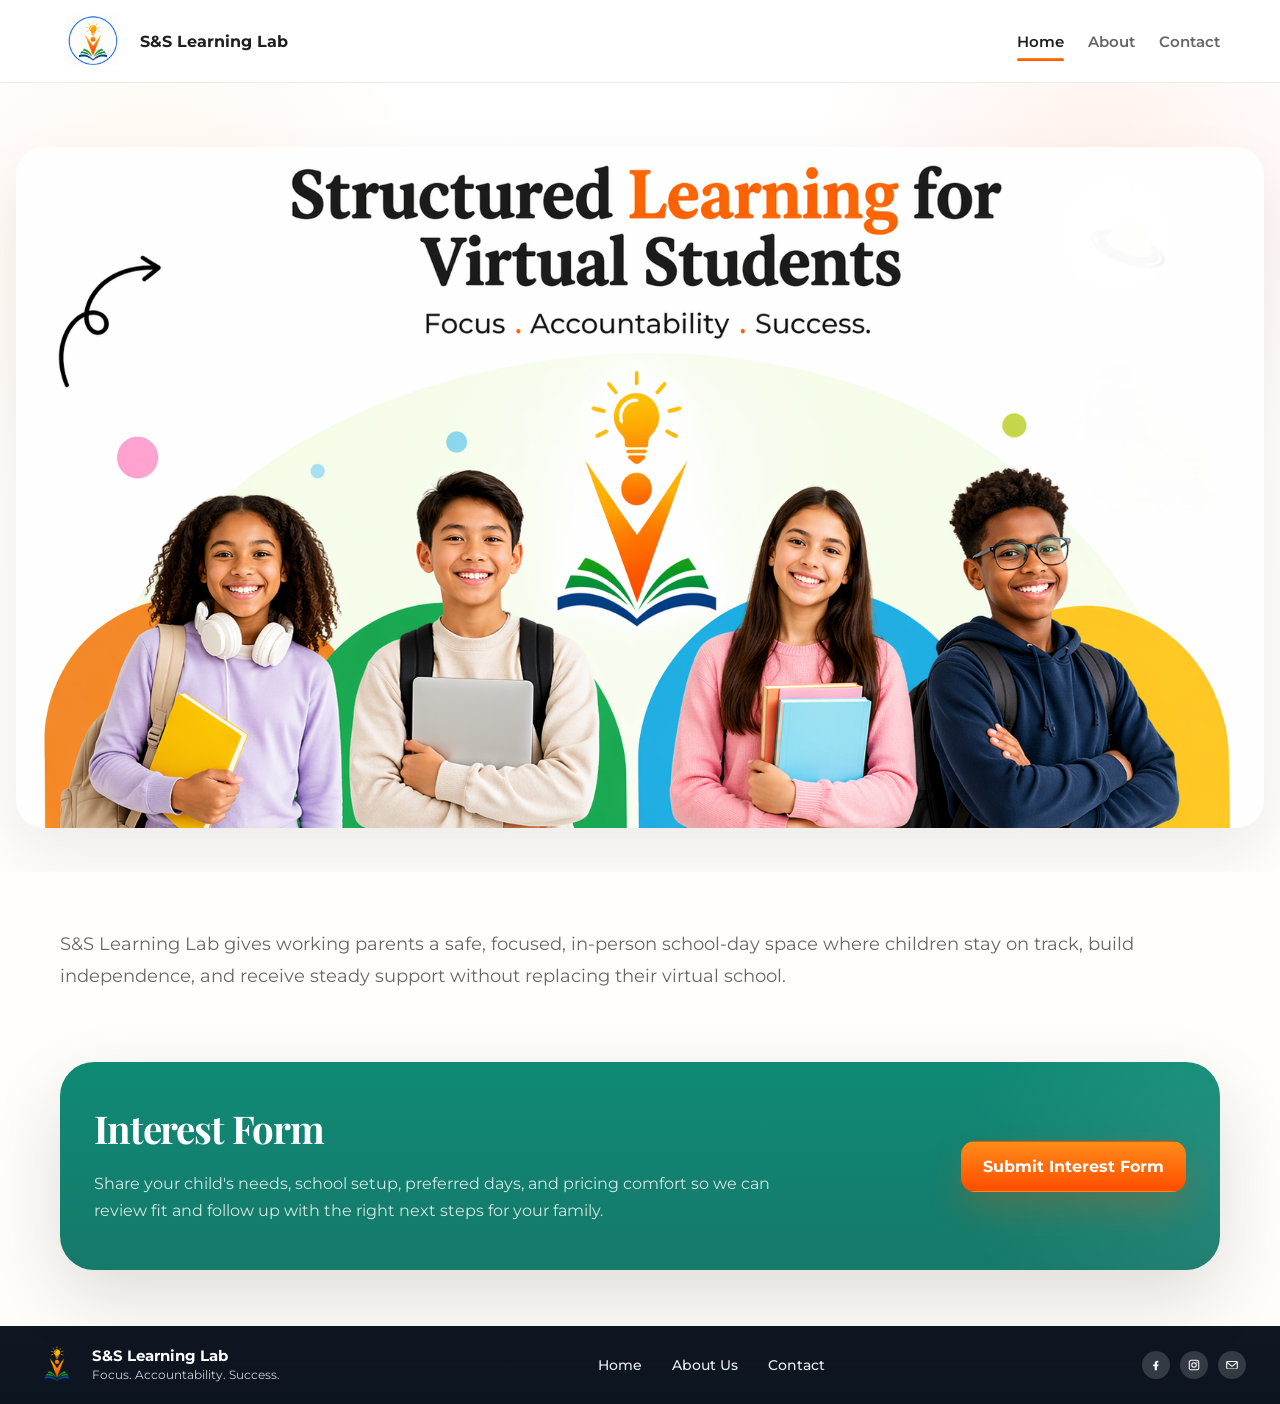
<file: index.html>
<!DOCTYPE html>
<html lang="en">
<head>
  <meta charset="UTF-8">
  <meta name="viewport" content="width=device-width, initial-scale=1">
  <title>S&amp;S Learning Lab | Structured Learning Support for Virtual School Students</title>
  <meta name="description" content="S&amp;S Learning Lab provides a safe, structured, in-person learning environment for virtual school students ages 7-13 in Central Virginia.">
  <meta name="keywords" content="virtual learning support, learning lab for kids, virtual school help, Central Virginia learning lab">
  <meta name="theme-color" content="#ffffff">
  <meta property="og:title" content="S&amp;S Learning Lab">
  <meta property="og:description" content="A structured learning environment for virtual school students.">
  <meta property="og:type" content="website">
  <meta property="og:url" content="https://sslearninglab.com/">
  <link rel="manifest" href="site.webmanifest">
  <link rel="icon" type="image/png" href="images/ss-learning-lab-icon.png">
  <link rel="preconnect" href="https://fonts.googleapis.com">
  <link rel="preconnect" href="https://fonts.gstatic.com" crossorigin>
  <link href="https://fonts.googleapis.com/css2?family=Montserrat:wght@400;500;600;700;800&family=Playfair+Display:wght@700;800;900&display=swap" rel="stylesheet">
  <link rel="stylesheet" href="styles.css">
  <script type="application/ld+json">
    {
      "@context": "https://schema.org",
      "@type": "EducationalOrganization",
      "name": "S&S Learning Lab",
      "description": "Structured in-person learning support for students ages 7-13 enrolled in virtual or online school.",
      "areaServed": "Central Virginia",
      "audience": {
        "@type": "Audience",
        "audienceType": "Working parents of virtual school students ages 7-13"
      }
    }
  </script>
</head>
<body data-page="home">
  <div id="site-header"></div>
  <main>
    <section class="hero hero-rich">
      <div class="container hero-image-shell">
        <img class="hero-reference-image" src="images/home-hero-reference.png" alt="S&S Learning Lab homepage hero">
      </div>
    </section>

    <section class="section hero-copy-section">
      <div class="container">
        <p class="hero-copy-paragraph">S&amp;S Learning Lab gives working parents a safe, focused, in-person school-day space where children stay on track, build independence, and receive steady support without replacing their virtual school.</p>
      </div>
    </section>

    <section class="section strip-section">
      <div class="container">
        <div class="info-strip">
          <div class="info-strip-copy">
            <h2>Interest Form</h2>
            <p>Share your child&apos;s needs, school setup, preferred days, and pricing comfort so we can review fit and follow up with the right next steps for your family.</p>
          </div>
          <div class="info-strip-actions">
            <a class="button button-primary" href="interest-form.html">Submit Interest Form</a>
          </div>
        </div>
      </div>
    </section>

  </main>
  <div id="site-footer"></div>
  <script src="script.js"></script>
</body>
</html>
</file>
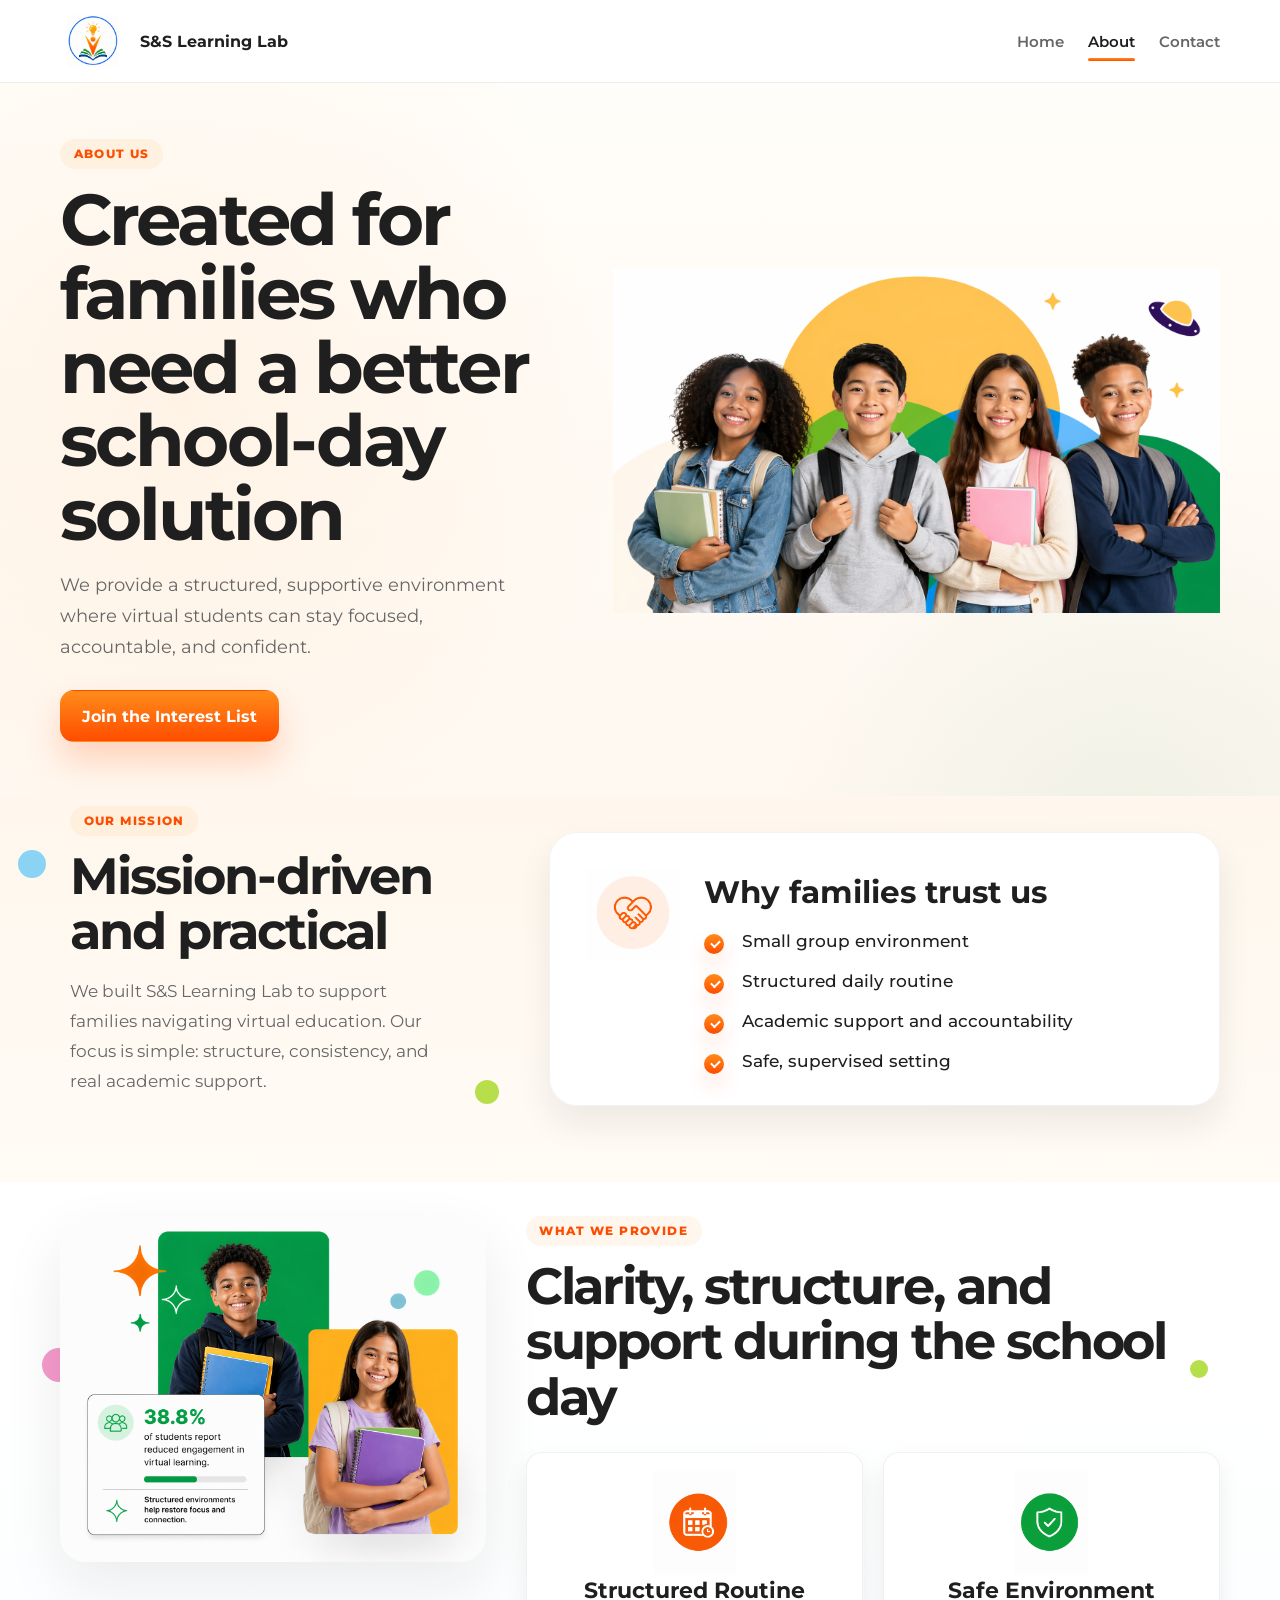
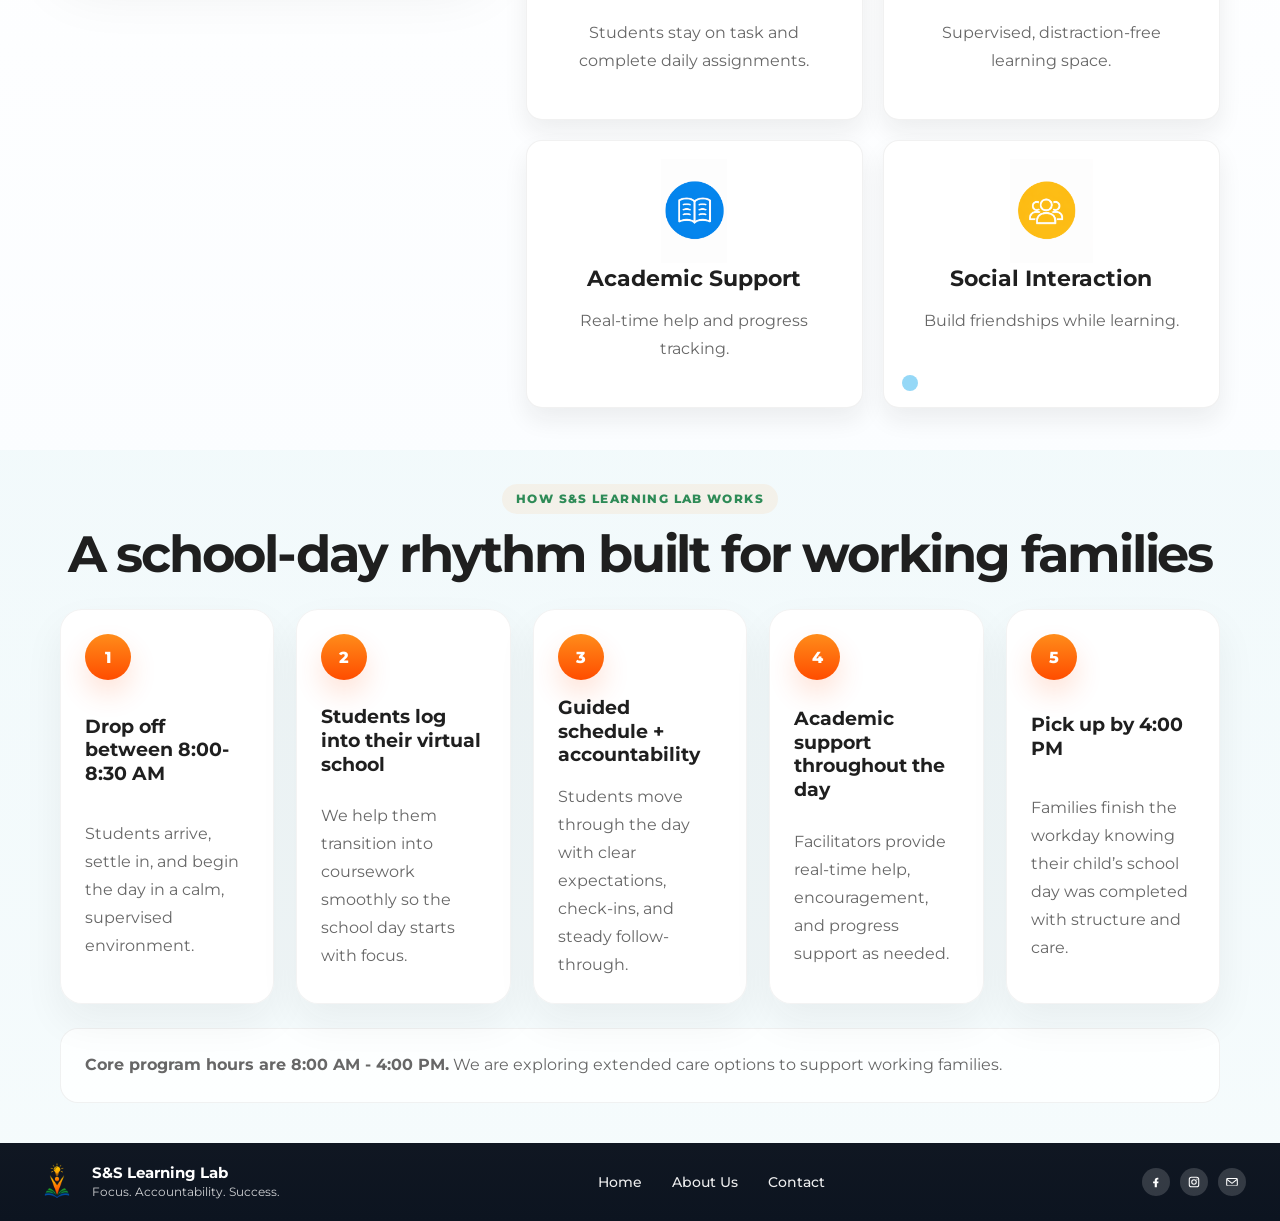
<file: about.html>
<!DOCTYPE html>
<html lang="en">
<head>
  <meta charset="UTF-8">
  <meta name="viewport" content="width=device-width, initial-scale=1">
  <title>About | S&amp;S Learning Lab</title>
  <meta name="description" content="Learn more about S&amp;S Learning Lab, our mission, and the structured support we provide for virtual school families.">
  <link rel="manifest" href="site.webmanifest">
  <link rel="icon" type="image/png" href="images/ss-learning-lab-icon.png">
  <link rel="preconnect" href="https://fonts.googleapis.com">
  <link rel="preconnect" href="https://fonts.gstatic.com" crossorigin>
  <link href="https://fonts.googleapis.com/css2?family=Montserrat:wght@400;500;600;700;800&family=Playfair+Display:wght@700;800;900&display=swap" rel="stylesheet">
  <link rel="stylesheet" href="styles.css">
</head>
<body data-page="about">
  <div id="site-header"></div>
  <main class="about-page">
    <section class="about-hero">
      <div class="container about-hero-grid">
        <div class="about-hero-copy">
          <span class="kicker">About Us</span>
          <h1>Created for families who need a better school-day solution</h1>
          <p>We provide a structured, supportive environment where virtual students can stay focused, accountable, and confident.</p>
          <a class="button button-primary" href="interest-form.html">Join the Interest List</a>
        </div>
        <div class="about-hero-visual">
          <img class="about-hero-image" src="images/home-hero-students.png" alt="Diverse virtual school students">
        </div>
      </div>
    </section>

    <section class="about-mission">
      <div class="container about-mission-grid">
        <div class="about-section-copy">
          <span class="about-mission-dot about-mission-dot-blue" aria-hidden="true"></span>
          <span class="about-mission-dot about-mission-dot-green" aria-hidden="true"></span>
          <span class="kicker">Our Mission</span>
          <h2>Mission-driven and practical</h2>
          <p>We built S&amp;S Learning Lab to support families navigating virtual education. Our focus is simple: structure, consistency, and real academic support.</p>
        </div>
        <article class="about-trust-card">
          <div class="about-trust-icon" aria-hidden="true">
            <img src="images/why-families-trust-us-icon.png" alt="">
          </div>
          <div>
            <h3>Why families trust us</h3>
            <ul class="about-check-list">
              <li>Small group environment</li>
              <li>Structured daily routine</li>
              <li>Academic support and accountability</li>
              <li>Safe, supervised setting</li>
            </ul>
          </div>
        </article>
      </div>
    </section>

    <section class="about-values">
      <div class="container">
        <span class="about-values-dot about-values-dot-left" aria-hidden="true"></span>
        <span class="about-values-dot about-values-dot-right" aria-hidden="true"></span>
        <div class="about-values-layout">
          <div class="about-values-visual">
            <img src="images/about-what-we-provide-visual.png" alt="Students benefiting from a structured learning environment">
          </div>
          <div class="about-values-content">
            <div class="about-heading">
              <span class="kicker">What We Provide</span>
              <h2>Clarity, structure, and support during the school day</h2>
            </div>
            <div class="about-value-grid">
              <article class="about-value-card">
                <div class="about-value-icon about-value-orange" aria-hidden="true">
                  <img src="images/about-calendar-icon.png" alt="">
                </div>
                <h3>Structured Routine</h3>
                <p>Students stay on task and complete daily assignments.</p>
              </article>
              <article class="about-value-card">
                <div class="about-value-icon about-value-green" aria-hidden="true">
                  <img src="images/about-shield-icon.png" alt="">
                </div>
                <h3>Safe Environment</h3>
                <p>Supervised, distraction-free learning space.</p>
              </article>
              <article class="about-value-card">
                <div class="about-value-icon about-value-blue" aria-hidden="true">
                  <img src="images/about-book-icon.png" alt="">
                </div>
                <h3>Academic Support</h3>
                <p>Real-time help and progress tracking.</p>
              </article>
              <article class="about-value-card">
                <div class="about-value-icon about-value-gold" aria-hidden="true">
                  <img src="images/about-people-icon.png" alt="">
                </div>
                <h3>Social Interaction</h3>
                <p>Build friendships while learning.</p>
                <span class="about-card-dot" aria-hidden="true"></span>
              </article>
            </div>
          </div>
        </div>
      </div>
    </section>

    <section class="about-how-it-works">
      <div class="container">
        <div class="about-heading center">
          <span class="kicker about-kicker-green">How S&amp;S Learning Lab Works</span>
          <h2>A school-day rhythm built for working families</h2>
        </div>
        <div class="about-how-grid">
          <article class="about-how-card">
            <span class="about-how-step">1</span>
            <h3>Drop off between 8:00-8:30 AM</h3>
            <p>Students arrive, settle in, and begin the day in a calm, supervised environment.</p>
          </article>
          <article class="about-how-card">
            <span class="about-how-step">2</span>
            <h3>Students log into their virtual school</h3>
            <p>We help them transition into coursework smoothly so the school day starts with focus.</p>
          </article>
          <article class="about-how-card">
            <span class="about-how-step">3</span>
            <h3>Guided schedule + accountability</h3>
            <p>Students move through the day with clear expectations, check-ins, and steady follow-through.</p>
          </article>
          <article class="about-how-card">
            <span class="about-how-step">4</span>
            <h3>Academic support throughout the day</h3>
            <p>Facilitators provide real-time help, encouragement, and progress support as needed.</p>
          </article>
          <article class="about-how-card">
            <span class="about-how-step">5</span>
            <h3>Pick up by 4:00 PM</h3>
            <p>Families finish the workday knowing their child&rsquo;s school day was completed with structure and care.</p>
          </article>
        </div>
        <div class="about-how-note">
          <p><strong>Core program hours are 8:00 AM - 4:00 PM.</strong> We are exploring extended care options to support working families.</p>
        </div>
      </div>
    </section>

  </main>
  <div id="site-footer"></div>
  <script src="script.js"></script>
</body>
</html>
</file>
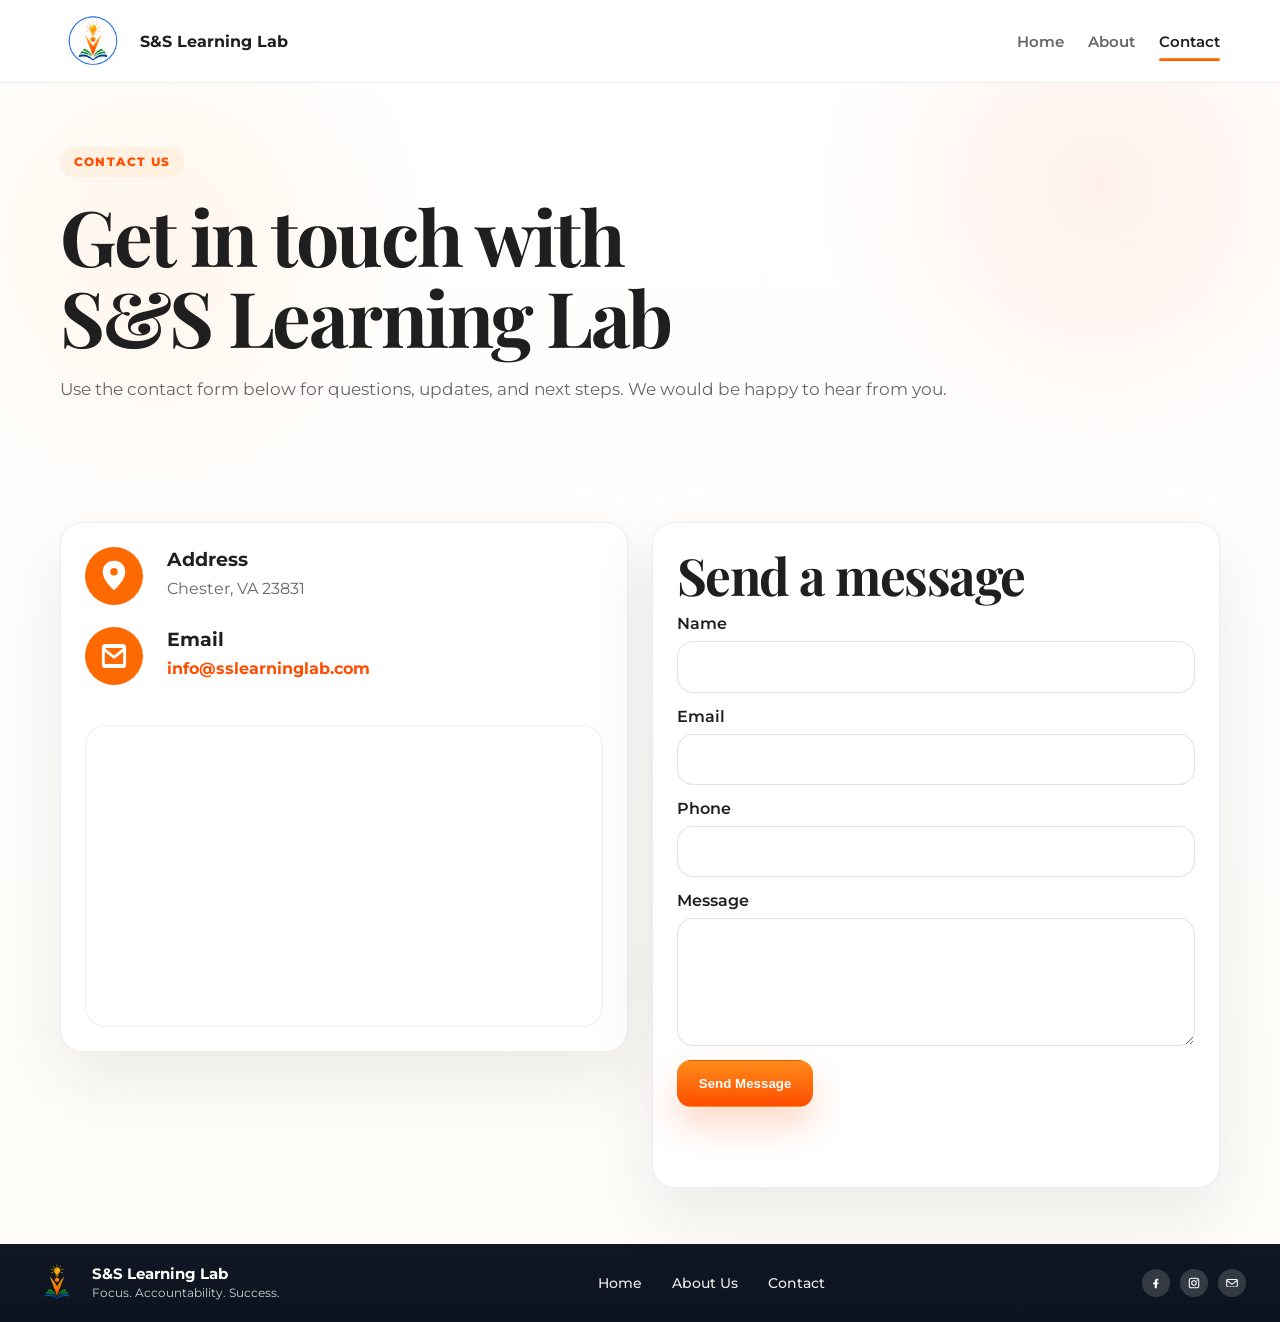
<file: contact.html>
<!DOCTYPE html>
<html lang="en">
<head>
  <meta charset="UTF-8">
  <meta name="viewport" content="width=device-width, initial-scale=1">
  <title>Contact &amp; Tour Booking | S&amp;S Learning Lab</title>
  <meta name="description" content="Contact S&amp;S Learning Lab, schedule a tour, and learn about hours and location in Chester, Virginia.">
  <link rel="manifest" href="site.webmanifest">
  <link rel="icon" type="image/png" href="images/ss-learning-lab-icon.png">
  <link rel="preconnect" href="https://fonts.googleapis.com">
  <link rel="preconnect" href="https://fonts.gstatic.com" crossorigin>
  <link href="https://fonts.googleapis.com/css2?family=Montserrat:wght@400;500;600;700;800&family=Playfair+Display:wght@700;800;900&display=swap" rel="stylesheet">
  <link rel="stylesheet" href="styles.css">
</head>
<body data-page="contact">
  <div id="site-header"></div>
  <main>
    <section class="page-hero">
      <div class="container">
        <span class="eyebrow">Contact Us</span>
        <h1>Get in touch with<br>S&amp;S Learning Lab</h1>
        <p class="lead">Use the contact form below for questions, updates, and next steps. We would be happy to hear from you.</p>
      </div>
    </section>

    <section class="section">
      <div class="container split-layout contact-split-layout">
        <div class="info-card contact-card">
          <div class="contact-meta-list">
            <div class="contact-meta-item">
              <img class="contact-meta-icon" src="images/contact-location-icon.svg" alt="">
              <div>
                <h3>Address</h3>
                <p>Chester, VA 23831</p>
              </div>
            </div>
            <div class="contact-meta-item">
              <img class="contact-meta-icon" src="images/contact-email-icon.svg" alt="">
              <div>
                <h3>Email</h3>
                <p><a class="text-link" href="mailto:info@sslearninglab.com">info@sslearninglab.com</a></p>
              </div>
            </div>
          </div>
          <div class="contact-card-map">
            <iframe
              title="Map showing Chester, VA 23831"
              src="https://www.google.com/maps?q=Chester,%20VA%2023831&z=13&output=embed"
              loading="lazy"
              referrerpolicy="no-referrer-when-downgrade"
              allowfullscreen>
            </iframe>
          </div>
        </div>
        <form class="site-form" id="contact-form" data-form-type="contact">
          <h2>Send a message</h2>
          <label>
            Name
            <input type="text" name="name" required>
          </label>
          <label>
            Email
            <input type="email" name="email" required>
          </label>
          <label>
            Phone
            <input type="tel" name="phone">
          </label>
          <label>
            Message
            <textarea name="message" rows="5" required></textarea>
          </label>
          <button type="submit" class="button button-primary">Send Message</button>
          <p class="form-message" aria-live="polite"></p>
        </form>
      </div>
    </section>

  </main>
  <div id="site-footer"></div>
  <script src="script.js"></script>
</body>
</html>
</file>
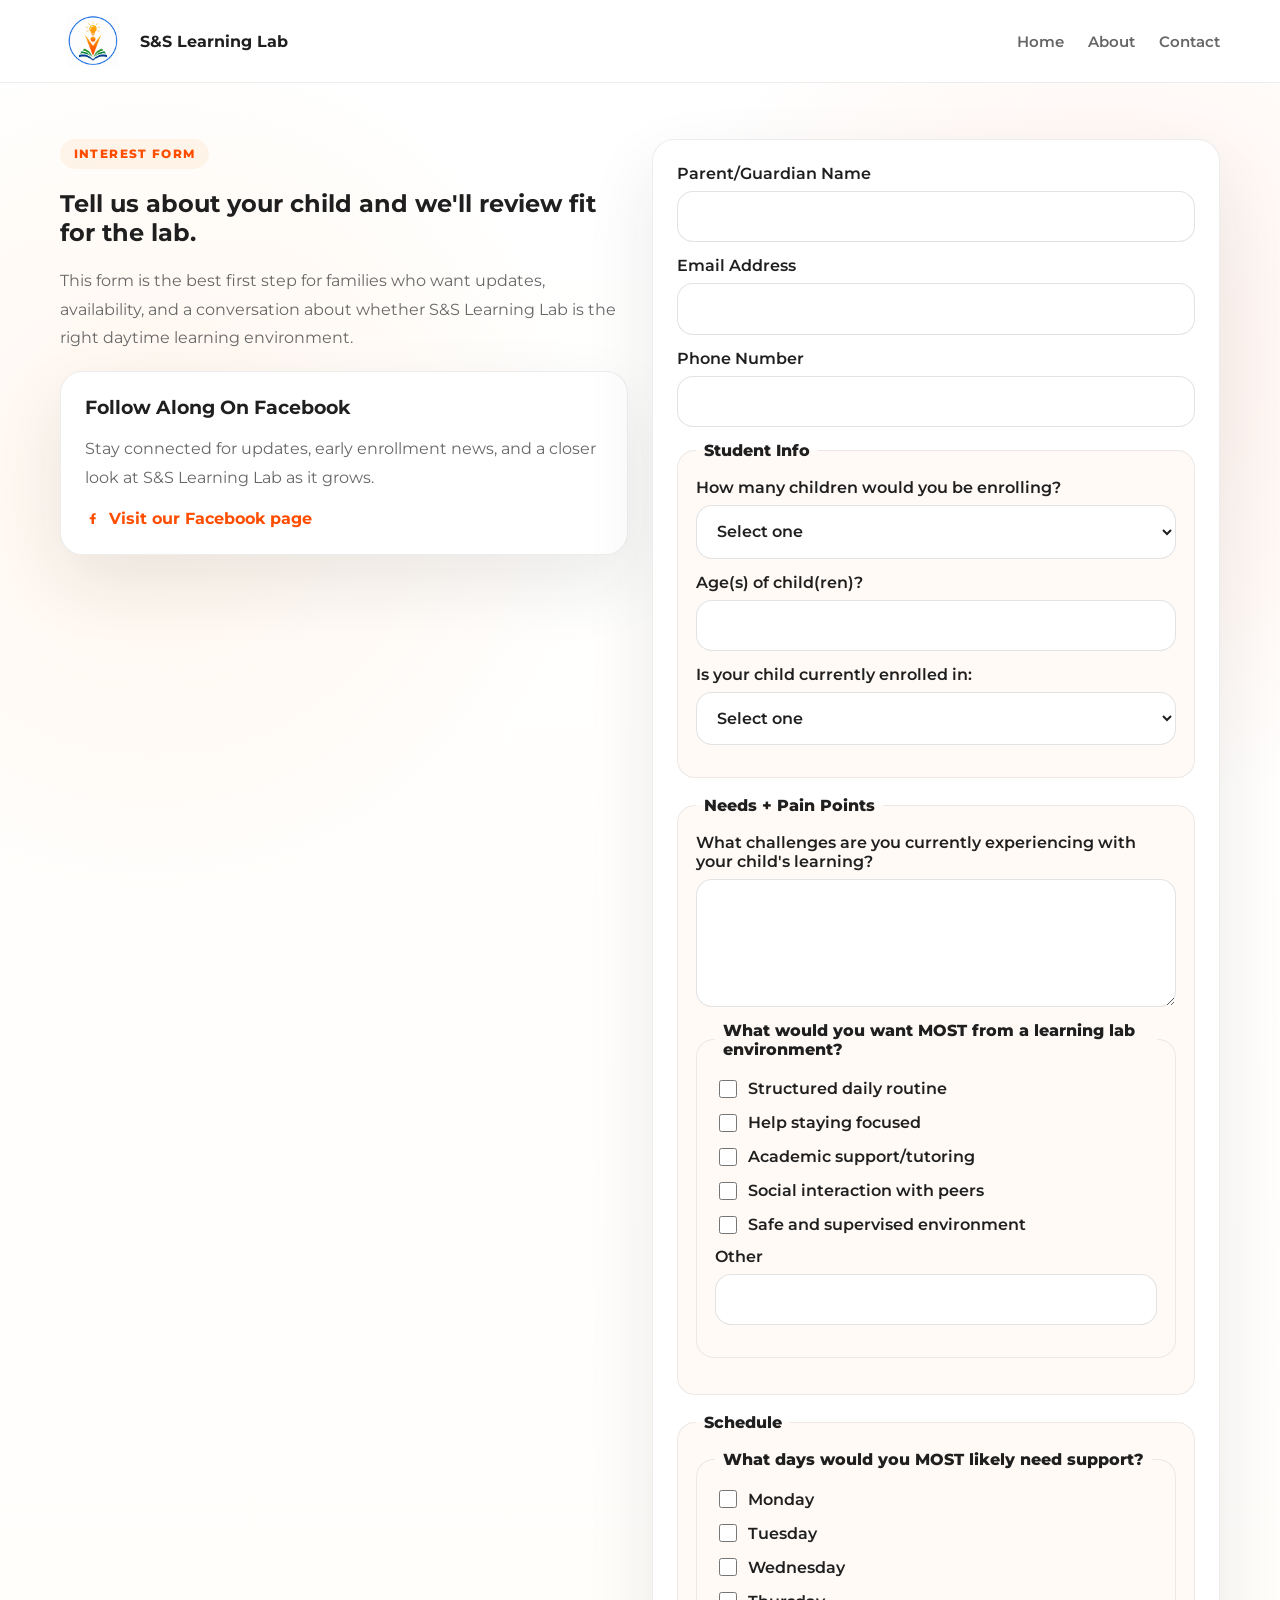
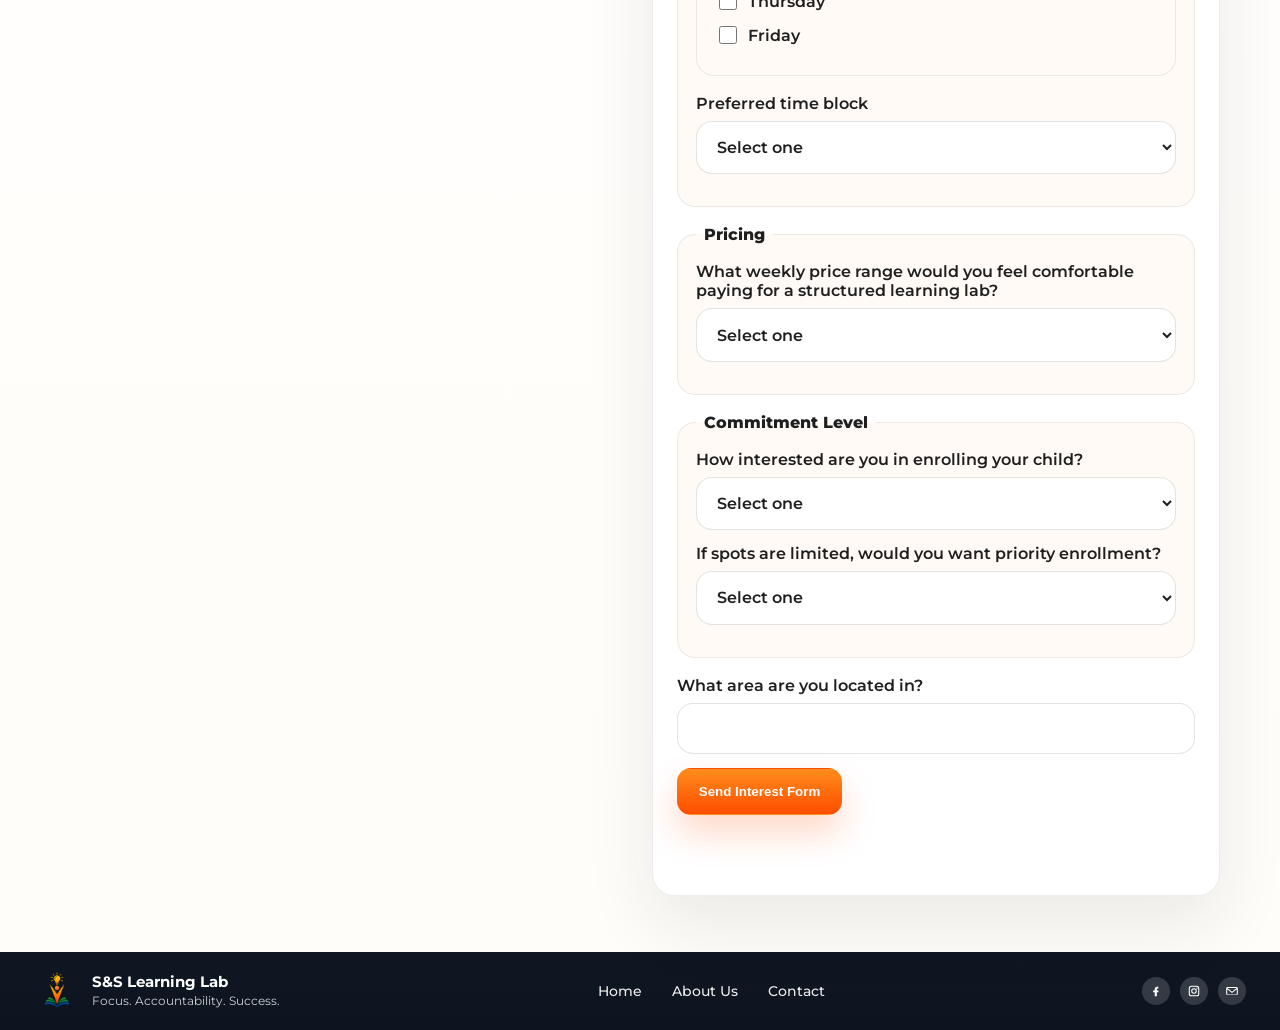
<file: interest-form.html>
<!DOCTYPE html>
<html lang="en">
<head>
  <meta charset="UTF-8">
  <meta name="viewport" content="width=device-width, initial-scale=1">
  <title>Interest Form | S&amp;S Learning Lab</title>
  <meta name="description" content="Submit an interest form for S&amp;S Learning Lab so we can review fit, schedule needs, and next steps for your family.">
  <link rel="manifest" href="site.webmanifest">
  <link rel="icon" type="image/png" href="images/ss-learning-lab-icon.png">
  <link rel="preconnect" href="https://fonts.googleapis.com">
  <link rel="preconnect" href="https://fonts.gstatic.com" crossorigin>
  <link href="https://fonts.googleapis.com/css2?family=Montserrat:wght@400;500;600;700;800&family=Playfair+Display:wght@700;800;900&display=swap" rel="stylesheet">
  <link rel="stylesheet" href="styles.css">
</head>
<body data-page="interest-form">
  <div id="site-header"></div>
  <main>
    <section class="section section-alt">
      <span class="decor-dots decor-form-dots" aria-hidden="true"><i></i><i></i></span>
      <div class="container form-layout">
        <div>
          <span class="kicker">Interest Form</span>
          <h1>Tell us about your child and we&apos;ll review fit for the lab.</h1>
          <p>This form is the best first step for families who want updates, availability, and a conversation about whether S&amp;S Learning Lab is the right daytime learning environment.</p>
          <div class="info-card compact">
            <h3>Follow Along On Facebook</h3>
            <p>Stay connected for updates, early enrollment news, and a closer look at S&amp;S Learning Lab as it grows.</p>
            <a class="text-link social-link" href="https://www.facebook.com/profile.php?id=61564703307374" target="_blank" rel="noreferrer">
              <svg viewBox="0 0 24 24" aria-hidden="true" focusable="false">
                <path d="M13.5 21v-7h2.4l.4-3h-2.8V9.1c0-.9.3-1.6 1.7-1.6H16V4.8c-.3 0-.9-.1-1.8-.1-2.7 0-4.4 1.6-4.4 4.6V11H7v3h2.8v7h3.7Z"></path>
              </svg>
              <span>Visit our Facebook page</span>
            </a>
          </div>
        </div>
        <form class="site-form" data-form-type="interest">
          <label>
            Parent/Guardian Name
            <input type="text" name="parentName" required>
          </label>
          <label>
            Email Address
            <input type="email" name="email" required>
          </label>
          <label>
            Phone Number
            <input type="tel" name="phone">
          </label>
          <fieldset class="form-section">
            <legend>Student Info</legend>
            <label>
              How many children would you be enrolling?
              <select name="childrenCount" required>
                <option value="">Select one</option>
                <option>1</option>
                <option>2</option>
                <option>3+</option>
              </select>
            </label>
            <label>
              Age(s) of child(ren)?
              <input type="text" name="childAges" required>
            </label>
            <label>
              Is your child currently enrolled in:
              <select name="schoolType" required>
                <option value="">Select one</option>
                <option>Virtual/Online School</option>
                <option>Homeschool</option>
                <option>Traditional School (but considering other options)</option>
              </select>
            </label>
          </fieldset>
          <fieldset class="form-section">
            <legend>Needs + Pain Points</legend>
            <label>
              What challenges are you currently experiencing with your child&apos;s learning?
              <textarea name="learningChallenges" rows="5" required></textarea>
            </label>
            <fieldset class="choice-group">
              <legend>What would you want MOST from a learning lab environment?</legend>
              <label class="checkbox-row"><input type="checkbox" name="desiredSupport" value="Structured daily routine"><span>Structured daily routine</span></label>
              <label class="checkbox-row"><input type="checkbox" name="desiredSupport" value="Help staying focused"><span>Help staying focused</span></label>
              <label class="checkbox-row"><input type="checkbox" name="desiredSupport" value="Academic support/tutoring"><span>Academic support/tutoring</span></label>
              <label class="checkbox-row"><input type="checkbox" name="desiredSupport" value="Social interaction with peers"><span>Social interaction with peers</span></label>
              <label class="checkbox-row"><input type="checkbox" name="desiredSupport" value="Safe and supervised environment"><span>Safe and supervised environment</span></label>
              <label>
                Other
                <input type="text" name="desiredSupportOther">
              </label>
            </fieldset>
          </fieldset>
          <fieldset class="form-section">
            <legend>Schedule</legend>
            <fieldset class="choice-group">
              <legend>What days would you MOST likely need support?</legend>
              <label class="checkbox-row"><input type="checkbox" name="supportDays" value="Monday"><span>Monday</span></label>
              <label class="checkbox-row"><input type="checkbox" name="supportDays" value="Tuesday"><span>Tuesday</span></label>
              <label class="checkbox-row"><input type="checkbox" name="supportDays" value="Wednesday"><span>Wednesday</span></label>
              <label class="checkbox-row"><input type="checkbox" name="supportDays" value="Thursday"><span>Thursday</span></label>
              <label class="checkbox-row"><input type="checkbox" name="supportDays" value="Friday"><span>Friday</span></label>
            </fieldset>
            <label>
              Preferred time block
              <select name="timeBlock" required>
                <option value="">Select one</option>
                <option>Full Day (8am-3pm)</option>
                <option>Half Day (Morning)</option>
                <option>Half Day (Afternoon)</option>
              </select>
            </label>
          </fieldset>
          <fieldset class="form-section">
            <legend>Pricing</legend>
            <label>
              What weekly price range would you feel comfortable paying for a structured learning lab?
              <select name="priceRange" required>
                <option value="">Select one</option>
                <option>$150-$175/week</option>
                <option>$175-$200/week</option>
                <option>$200+/week</option>
              </select>
            </label>
          </fieldset>
          <fieldset class="form-section">
            <legend>Commitment Level</legend>
            <label>
              How interested are you in enrolling your child?
              <select name="interestLevel" required>
                <option value="">Select one</option>
                <option>Very interested (ready when available)</option>
                <option>Interested but need more details</option>
                <option>Just exploring options</option>
              </select>
            </label>
            <label>
              If spots are limited, would you want priority enrollment?
              <select name="priorityEnrollment" required>
                <option value="">Select one</option>
                <option>Yes</option>
                <option>No</option>
              </select>
            </label>
          </fieldset>
          <label>
            What area are you located in?
            <input type="text" name="locationArea" required>
          </label>
          <div class="form-actions">
            <button type="submit" class="button button-primary">Send Interest Form</button>
          </div>
          <p class="form-message" aria-live="polite"></p>
        </form>
      </div>
    </section>
  </main>
  <div id="site-footer"></div>
  <script src="script.js"></script>
</body>
</html>
</file>
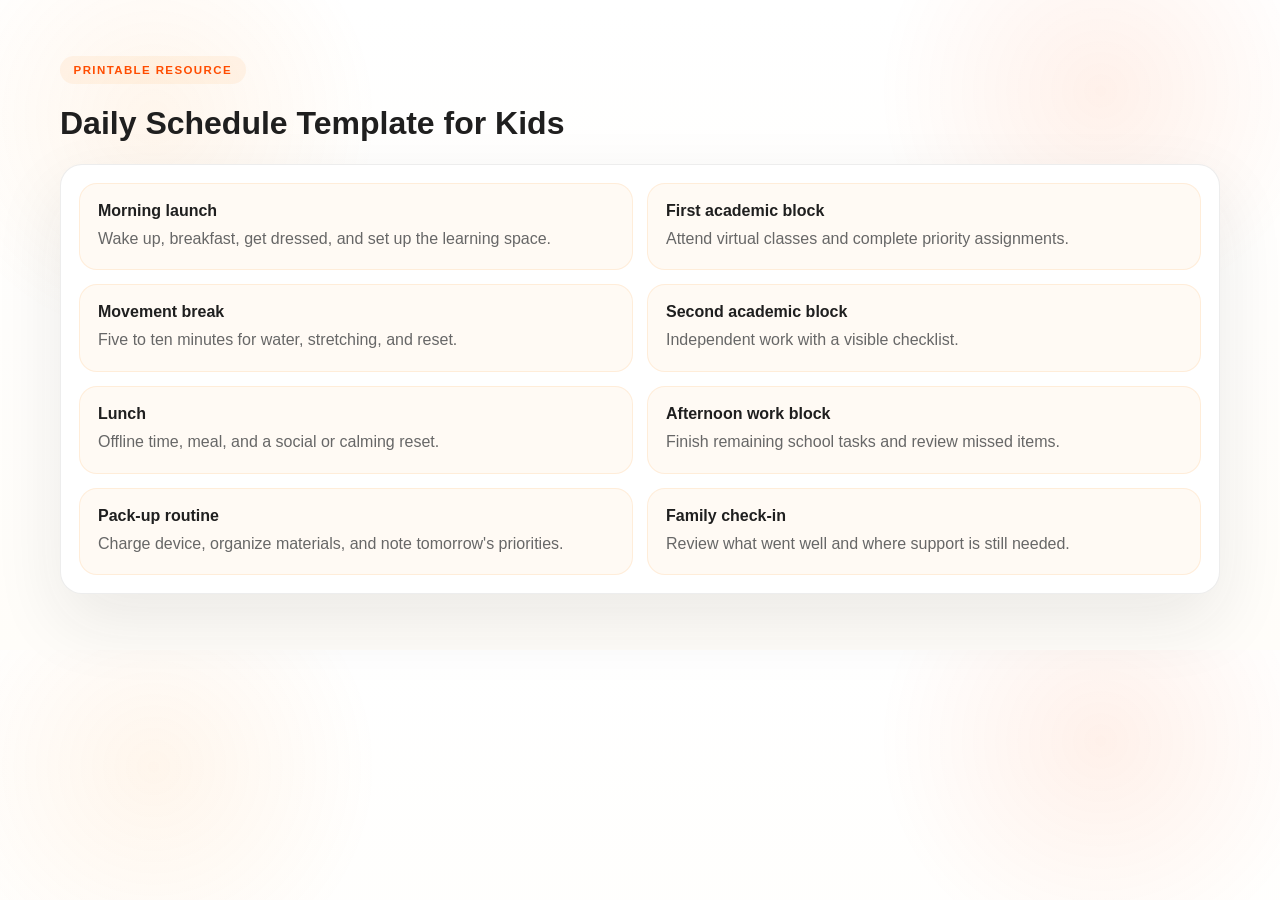
<file: resources/daily-schedule-template.html>
<!DOCTYPE html>
<html lang="en">
<head>
  <meta charset="UTF-8">
  <meta name="viewport" content="width=device-width, initial-scale=1">
  <title>Daily Schedule Template | S&amp;S Learning Lab</title>
  <link rel="stylesheet" href="../styles.css">
</head>
<body data-page="resource-detail">
  <main class="section">
    <div class="container">
      <span class="eyebrow">Printable Resource</span>
      <h1>Daily Schedule Template for Kids</h1>
      <div class="schedule-board">
        <div><strong>Morning launch</strong><span>Wake up, breakfast, get dressed, and set up the learning space.</span></div>
        <div><strong>First academic block</strong><span>Attend virtual classes and complete priority assignments.</span></div>
        <div><strong>Movement break</strong><span>Five to ten minutes for water, stretching, and reset.</span></div>
        <div><strong>Second academic block</strong><span>Independent work with a visible checklist.</span></div>
        <div><strong>Lunch</strong><span>Offline time, meal, and a social or calming reset.</span></div>
        <div><strong>Afternoon work block</strong><span>Finish remaining school tasks and review missed items.</span></div>
        <div><strong>Pack-up routine</strong><span>Charge device, organize materials, and note tomorrow&apos;s priorities.</span></div>
        <div><strong>Family check-in</strong><span>Review what went well and where support is still needed.</span></div>
      </div>
    </div>
  </main>
</body>
</html>
</file>
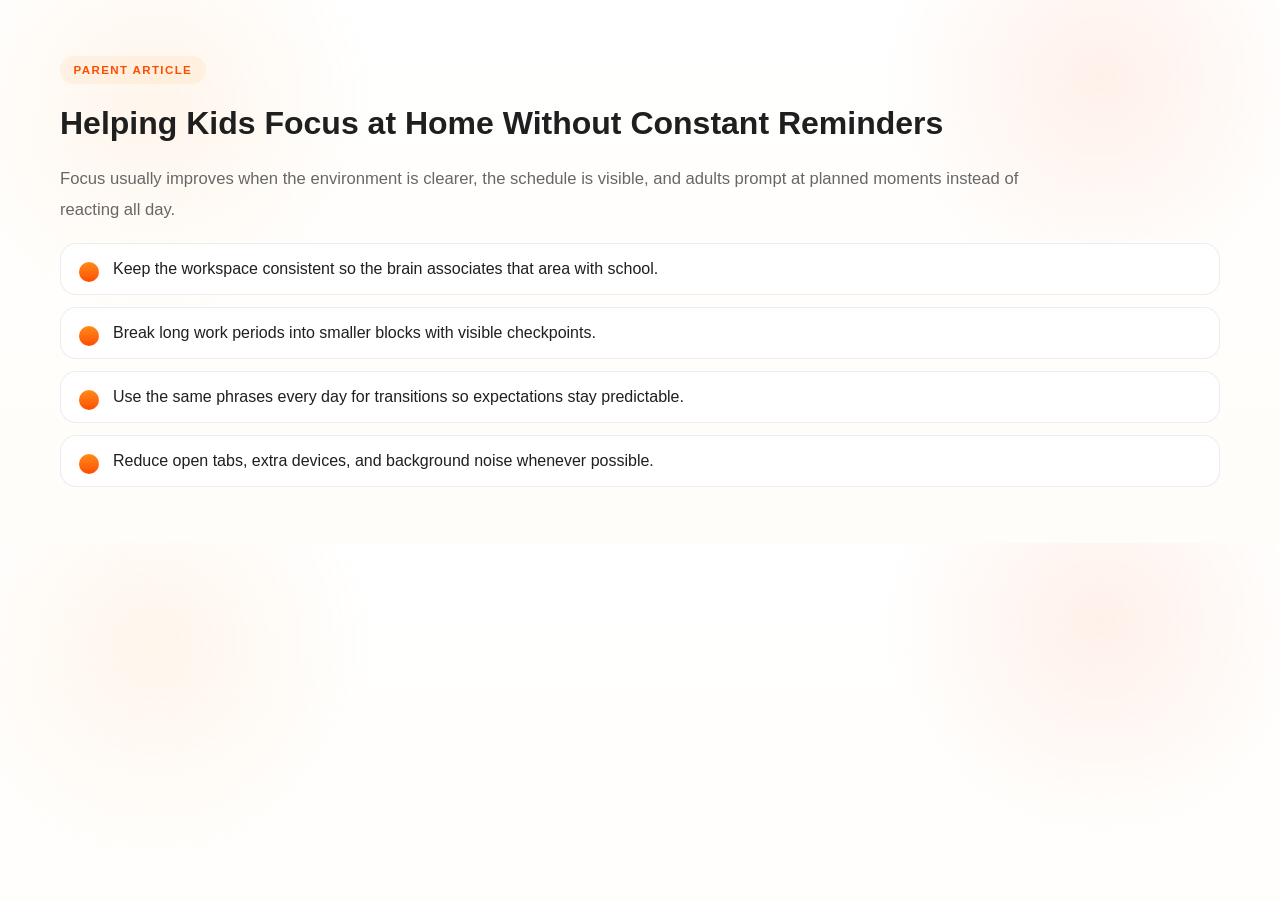
<file: resources/helping-kids-focus-at-home.html>
<!DOCTYPE html>
<html lang="en">
<head>
  <meta charset="UTF-8">
  <meta name="viewport" content="width=device-width, initial-scale=1">
  <title>Helping Kids Focus at Home | S&amp;S Learning Lab</title>
  <link rel="stylesheet" href="../styles.css">
</head>
<body data-page="resource-detail">
  <main class="section">
    <div class="container">
      <span class="eyebrow">Parent Article</span>
      <h1>Helping Kids Focus at Home Without Constant Reminders</h1>
      <p class="lead">Focus usually improves when the environment is clearer, the schedule is visible, and adults prompt at planned moments instead of reacting all day.</p>
      <div class="check-list">
        <div>Keep the workspace consistent so the brain associates that area with school.</div>
        <div>Break long work periods into smaller blocks with visible checkpoints.</div>
        <div>Use the same phrases every day for transitions so expectations stay predictable.</div>
        <div>Reduce open tabs, extra devices, and background noise whenever possible.</div>
      </div>
    </div>
  </main>
</body>
</html>
</file>
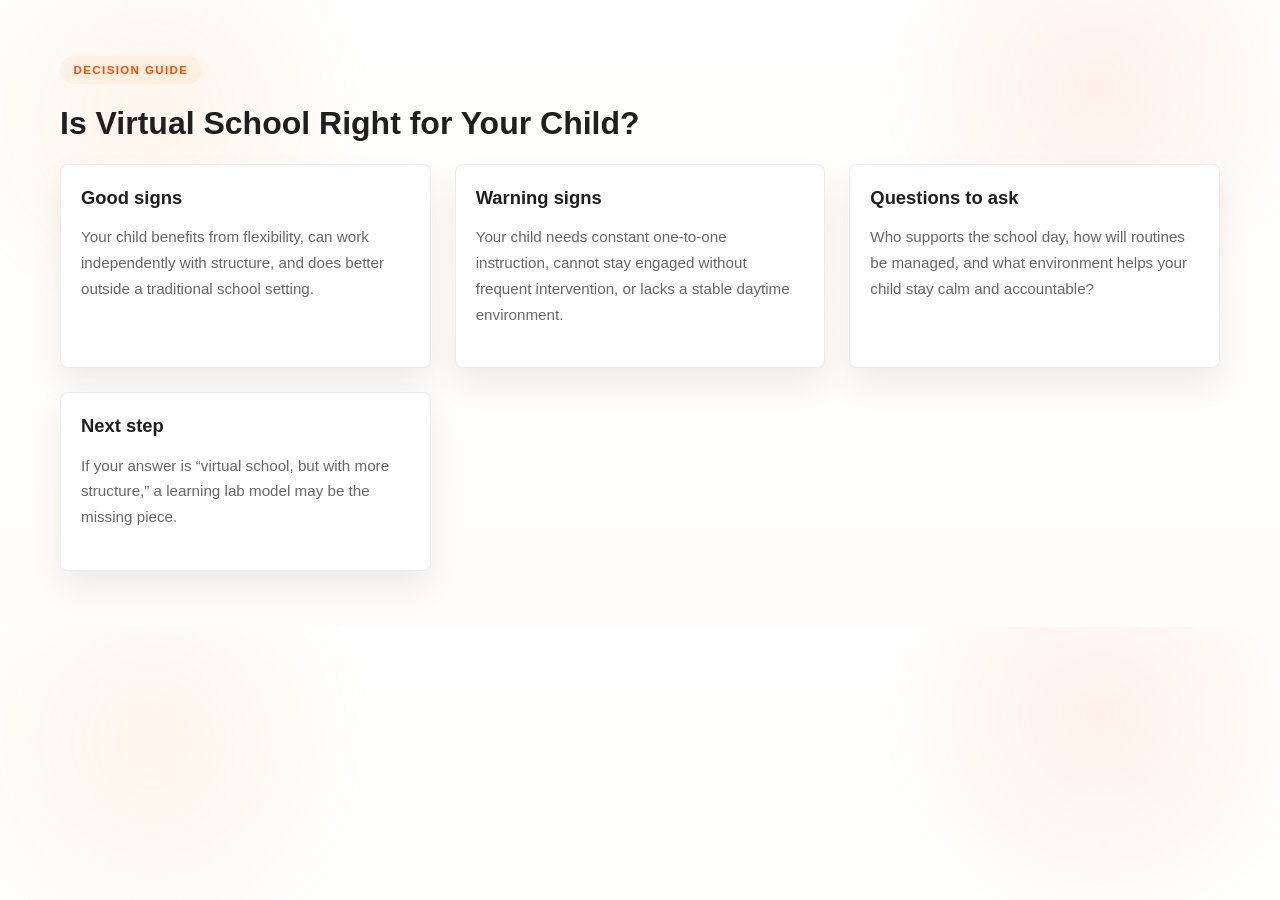
<file: resources/is-virtual-school-right-guide.html>
<!DOCTYPE html>
<html lang="en">
<head>
  <meta charset="UTF-8">
  <meta name="viewport" content="width=device-width, initial-scale=1">
  <title>Is Virtual School Right for Your Child? | S&amp;S Learning Lab</title>
  <link rel="stylesheet" href="../styles.css">
</head>
<body data-page="resource-detail">
  <main class="section">
    <div class="container">
      <span class="eyebrow">Decision Guide</span>
      <h1>Is Virtual School Right for Your Child?</h1>
      <div class="feature-grid">
        <article class="feature-card">
          <h3>Good signs</h3>
          <p>Your child benefits from flexibility, can work independently with structure, and does better outside a traditional school setting.</p>
        </article>
        <article class="feature-card">
          <h3>Warning signs</h3>
          <p>Your child needs constant one-to-one instruction, cannot stay engaged without frequent intervention, or lacks a stable daytime environment.</p>
        </article>
        <article class="feature-card">
          <h3>Questions to ask</h3>
          <p>Who supports the school day, how will routines be managed, and what environment helps your child stay calm and accountable?</p>
        </article>
        <article class="feature-card">
          <h3>Next step</h3>
          <p>If your answer is “virtual school, but with more structure,” a learning lab model may be the missing piece.</p>
        </article>
      </div>
    </div>
  </main>
</body>
</html>
</file>
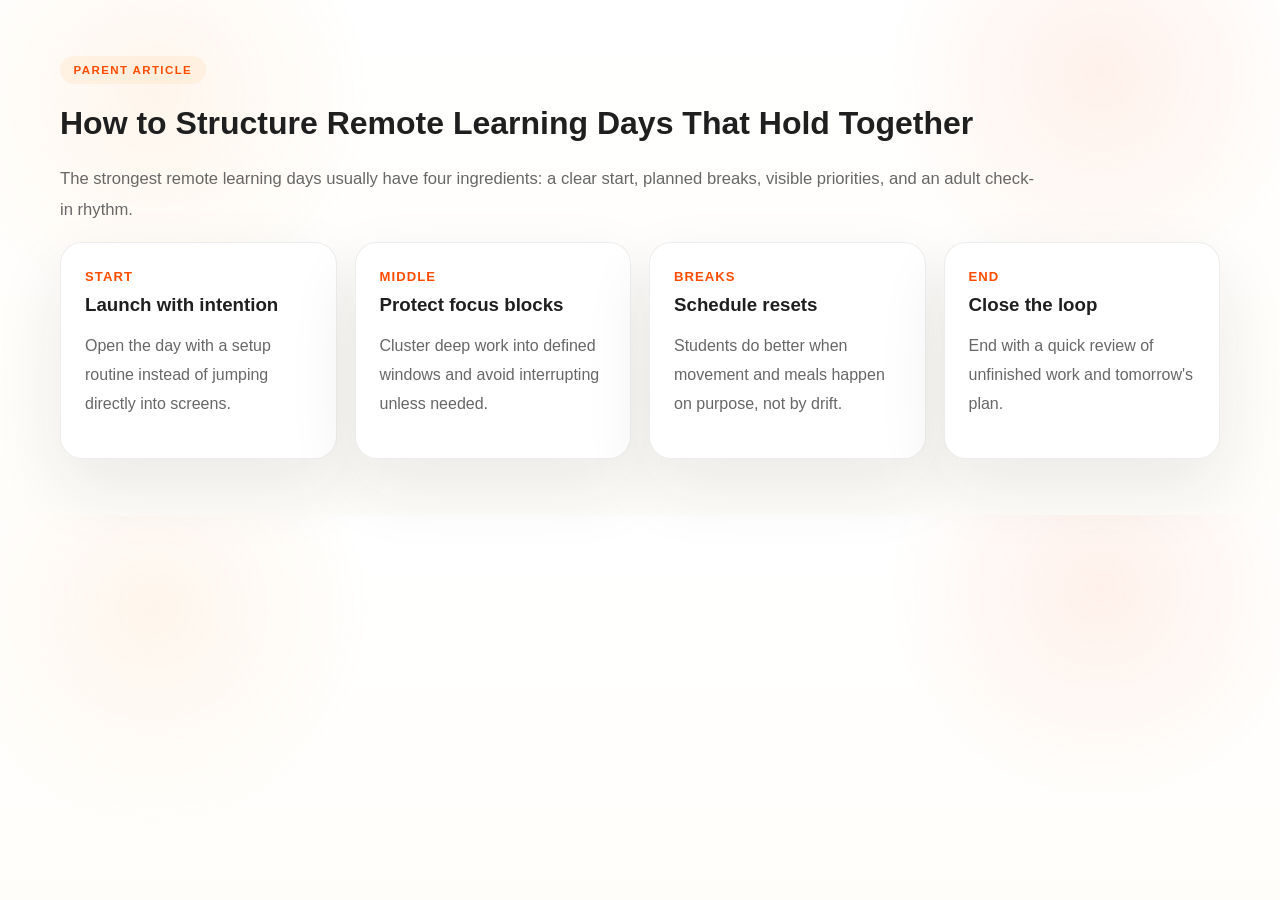
<file: resources/structuring-remote-learning-days.html>
<!DOCTYPE html>
<html lang="en">
<head>
  <meta charset="UTF-8">
  <meta name="viewport" content="width=device-width, initial-scale=1">
  <title>Structuring Remote Learning Days | S&amp;S Learning Lab</title>
  <link rel="stylesheet" href="../styles.css">
</head>
<body data-page="resource-detail">
  <main class="section">
    <div class="container">
      <span class="eyebrow">Parent Article</span>
      <h1>How to Structure Remote Learning Days That Hold Together</h1>
      <p class="lead">The strongest remote learning days usually have four ingredients: a clear start, planned breaks, visible priorities, and an adult check-in rhythm.</p>
      <div class="timeline">
        <article class="timeline-item">
          <span>Start</span>
          <h3>Launch with intention</h3>
          <p>Open the day with a setup routine instead of jumping directly into screens.</p>
        </article>
        <article class="timeline-item">
          <span>Middle</span>
          <h3>Protect focus blocks</h3>
          <p>Cluster deep work into defined windows and avoid interrupting unless needed.</p>
        </article>
        <article class="timeline-item">
          <span>Breaks</span>
          <h3>Schedule resets</h3>
          <p>Students do better when movement and meals happen on purpose, not by drift.</p>
        </article>
        <article class="timeline-item">
          <span>End</span>
          <h3>Close the loop</h3>
          <p>End with a quick review of unfinished work and tomorrow&apos;s plan.</p>
        </article>
      </div>
    </div>
  </main>
</body>
</html>
</file>
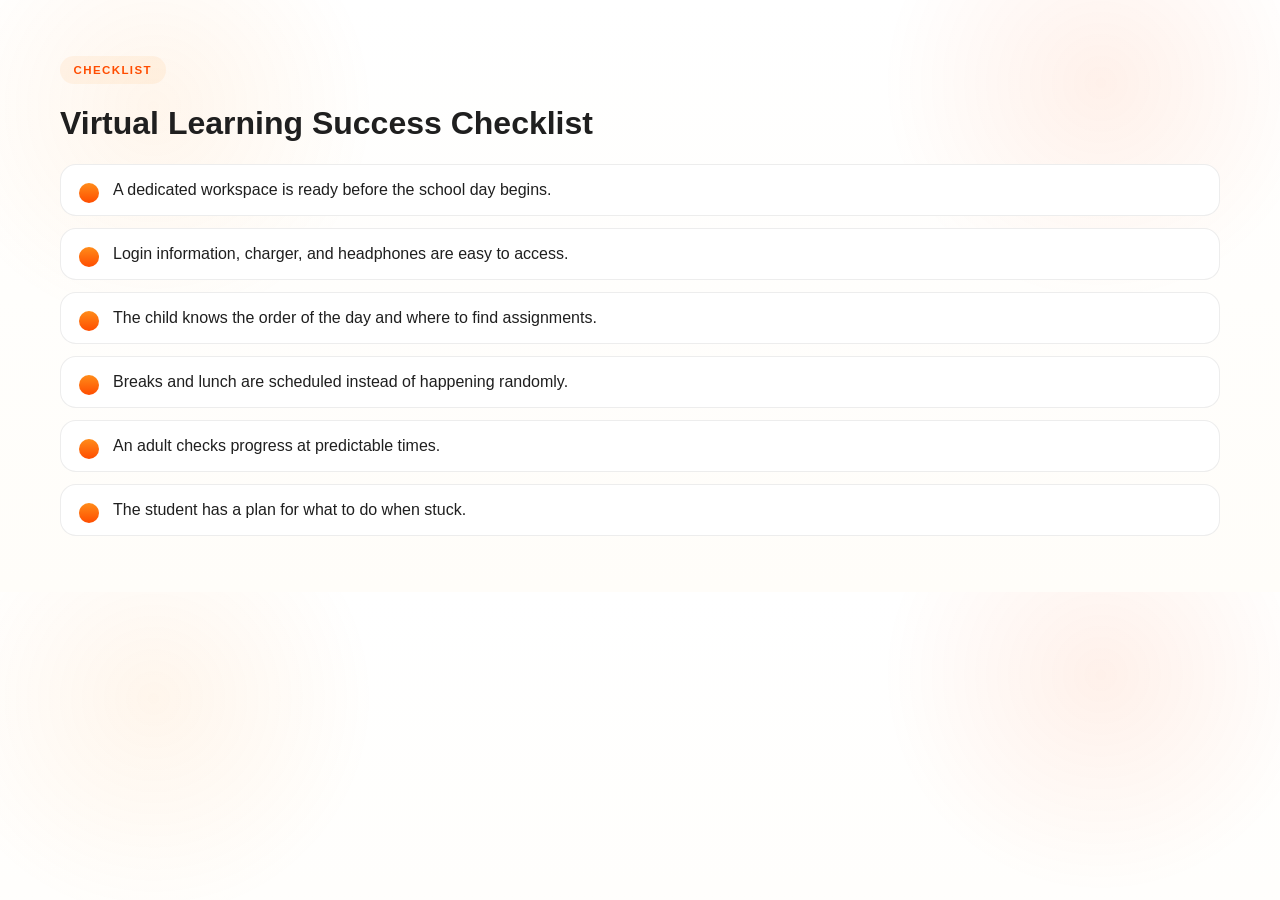
<file: resources/virtual-learning-checklist.html>
<!DOCTYPE html>
<html lang="en">
<head>
  <meta charset="UTF-8">
  <meta name="viewport" content="width=device-width, initial-scale=1">
  <title>Virtual Learning Success Checklist | S&amp;S Learning Lab</title>
  <link rel="stylesheet" href="../styles.css">
</head>
<body data-page="resource-detail">
  <main class="section">
    <div class="container">
      <span class="eyebrow">Checklist</span>
      <h1>Virtual Learning Success Checklist</h1>
      <div class="check-list">
        <div>A dedicated workspace is ready before the school day begins.</div>
        <div>Login information, charger, and headphones are easy to access.</div>
        <div>The child knows the order of the day and where to find assignments.</div>
        <div>Breaks and lunch are scheduled instead of happening randomly.</div>
        <div>An adult checks progress at predictable times.</div>
        <div>The student has a plan for what to do when stuck.</div>
      </div>
    </div>
  </main>
</body>
</html>
</file>
<file: styles.css>
:root {
  --orange-top: #ff8c1a;
  --orange-bottom: #ff4d00;
  --charcoal: #1f1f1f;
  --muted: #676767;
  --paper: #ffffff;
  --soft: #fffaf5;
  --line: rgba(31, 31, 31, 0.08);
  --book-green: #2e8b57;
  --book-blue: #1e4e8c;
  --yellow: #ffe082;
  --shadow: 0 28px 70px rgba(31, 31, 31, 0.09);
  --radius-lg: 34px;
  --radius-md: 22px;
  --radius-sm: 16px;
  --container: min(1160px, calc(100vw - 32px));
}

* {
  box-sizing: border-box;
}

html {
  scroll-behavior: smooth;
}

body {
  margin: 0;
  font-family: "Montserrat", sans-serif;
  color: var(--charcoal);
  background:
    radial-gradient(circle at 12% 18%, rgba(255, 140, 26, 0.08), transparent 18%),
    radial-gradient(circle at 86% 14%, rgba(255, 77, 0, 0.08), transparent 18%),
    linear-gradient(180deg, #ffffff 0%, #fffdf9 100%);
}

.site-floaters {
  position: fixed;
  inset: 88px 0 0;
  pointer-events: none;
  z-index: 0;
}

main,
.hero,
.page-hero,
.section,
.student-focus-card,
.student-focus-media {
  position: relative;
}

a {
  color: inherit;
}

img {
  display: block;
  max-width: 100%;
}

.container {
  width: var(--container);
  margin: 0 auto;
}

.site-header {
  position: sticky;
  top: 0;
  z-index: 40;
  background: rgba(255, 255, 255, 0.94);
  backdrop-filter: blur(12px);
  border-bottom: 1px solid var(--line);
}

.header-inner {
  width: var(--container);
  margin: 0 auto;
  min-height: 82px;
  display: flex;
  align-items: center;
  justify-content: space-between;
  gap: 18px;
}

.brand {
  display: inline-flex;
  align-items: center;
  gap: 14px;
  text-decoration: none;
}

.brand-seal {
  width: 66px;
  height: 66px;
  display: inline-flex;
  align-items: center;
  justify-content: center;
  border-radius: 0;
  background: transparent;
  box-shadow: none;
}

.brand-mark {
  width: 52px;
  height: 52px;
  object-fit: contain;
}

.brand-copy strong,
.brand-copy span {
  display: block;
}

.brand-copy strong {
  font-size: 1rem;
  color: var(--charcoal);
}

.brand-copy span {
  font-size: 0.84rem;
  color: var(--muted);
}

.site-nav {
  display: flex;
  align-items: center;
  gap: 24px;
}

.site-nav a {
  text-decoration: none;
  color: #666;
  font-size: 0.95rem;
  font-weight: 600;
}

.site-nav a.is-active {
  color: var(--charcoal);
  position: relative;
}

.site-nav a.is-active::after {
  content: "";
  position: absolute;
  left: 0;
  right: 0;
  bottom: -10px;
  height: 3px;
  border-radius: 999px;
  background: linear-gradient(180deg, var(--orange-top), var(--orange-bottom));
}

.nav-toggle {
  display: none;
}

.button {
  display: inline-flex;
  align-items: center;
  justify-content: center;
  padding: 0.95rem 1.3rem;
  border-radius: 14px;
  text-decoration: none;
  border: 1px solid transparent;
  font-weight: 700;
  transition: transform 0.2s ease, box-shadow 0.2s ease;
}

.button:hover,
.button:focus-visible {
  transform: translateY(-1px);
}

.button:disabled {
  opacity: 0.72;
  cursor: wait;
  transform: none;
}

.button-primary {
  color: #fff;
  background: linear-gradient(180deg, var(--orange-top), var(--orange-bottom));
  box-shadow: 0 18px 35px rgba(255, 77, 0, 0.22);
}

.button-secondary {
  color: var(--charcoal);
  background: #fff;
  border-color: rgba(31, 31, 31, 0.12);
}

.text-link {
  color: var(--orange-bottom);
  text-decoration: none;
  font-weight: 700;
}

.social-link {
  display: inline-flex;
  align-items: center;
  gap: 8px;
}

.social-link svg {
  width: 16px;
  height: 16px;
  fill: currentColor;
  flex: 0 0 auto;
}

.hero,
.page-hero {
  padding: 64px 0 44px;
}

.hero-copy h1,
.page-hero h1,
.section-heading h2,
.split-layout h2,
.form-layout h2,
.info-strip-copy h2,
.showcase-copy h2,
.student-focus-copy h2,
.highlight-banner h2,
.cta-banner h2 {
  font-family: "Playfair Display", serif;
  letter-spacing: -0.03em;
}

.hero-copy h1,
.page-hero h1 {
  margin: 18px 0 16px;
  max-width: none;
  font-size: clamp(3rem, 6vw, 5.2rem);
  line-height: 1.06;
  color: var(--charcoal);
}

.hero-copy h1 span {
  background: linear-gradient(180deg, transparent 58%, var(--yellow) 58%);
}

.lead {
  max-width: 980px;
  color: var(--muted);
  font-size: 1.04rem;
  line-height: 1.85;
}

.page-hero .container {
  max-width: min(1240px, calc(100vw - 32px));
}

.page-hero h1 {
  max-width: 18ch;
}

.eyebrow,
.kicker,
.plan-tag,
.kicker-dark {
  display: inline-flex;
  align-items: center;
  padding: 0.5rem 0.85rem;
  border-radius: 999px;
  font-size: 0.72rem;
  font-weight: 800;
  letter-spacing: 0.12em;
  text-transform: uppercase;
}

.eyebrow,
.kicker {
  color: var(--orange-bottom);
  background: rgba(255, 140, 26, 0.08);
}

.kicker-dark {
  color: #fff;
  background: rgba(255, 255, 255, 0.12);
}

.plan-tag {
  color: var(--orange-bottom);
  background: rgba(255, 140, 26, 0.12);
}

.hero-actions,
.cta-actions,
.form-actions,
.hero-badges,
.banner-points {
  display: flex;
  flex-wrap: wrap;
  gap: 14px;
}

.hero-badges {
  margin-top: 22px;
}

.hero-badges span,
.banner-points span {
  padding: 0.78rem 1rem;
  border-radius: 999px;
  background: #fff;
  border: 1px solid var(--line);
  box-shadow: 0 10px 24px rgba(31, 31, 31, 0.05);
  font-size: 0.84rem;
  font-weight: 600;
  white-space: nowrap;
}

.hero-brand-panel {
  display: none;
}

.hero-rich {
  overflow: hidden;
  position: relative;
}

.hero-rich::before {
  content: "";
  position: absolute;
  left: 6%;
  top: 250px;
  width: 34px;
  height: 34px;
  border-radius: 999px;
  background: rgba(255, 84, 0, 0.2);
}

.decor-arrow,
.decor-planet,
.decor-dots,
.decor-sparkles {
  position: absolute;
  z-index: 0;
  pointer-events: none;
}

.decor-arrow {
  color: var(--charcoal);
  font-size: 3rem;
  line-height: 1;
  opacity: 0.88;
}

.decor-planet {
  width: 34px;
  height: 18px;
  border-radius: 999px;
  background: #d7f12a;
  box-shadow: inset 0 0 0 2px rgba(31, 31, 31, 0.04);
}

.decor-planet::before {
  content: "";
  position: absolute;
  left: 8px;
  top: 4px;
  width: 12px;
  height: 12px;
  border-radius: 50%;
  background: linear-gradient(180deg, var(--orange-top), #6d48d8);
}

.decor-planet::after {
  content: "";
  position: absolute;
  inset: -4px -3px;
  border: 2px solid #5b42d1;
  border-radius: 50%;
  transform: rotate(-15deg);
}

.decor-dots {
  display: inline-flex;
  gap: 10px;
  align-items: center;
}

.decor-dots i {
  display: block;
  width: 14px;
  height: 14px;
  border-radius: 50%;
}

.decor-dots i:first-child {
  background: #9dea88;
}

.decor-dots i:last-child {
  width: 18px;
  height: 18px;
  background: #c39bff;
}

.decor-dot-single {
  position: absolute;
  width: 18px;
  height: 18px;
  border-radius: 50%;
}

.decor-dot-pink {
  background: #f597cf;
}

.decor-dot-green {
  background: #cadc39;
}

.decor-sparkles {
  display: none;
}

.decor-sparkles i {
  position: absolute;
  display: block;
  width: 18px;
  height: 18px;
  transform: rotate(45deg);
}

.decor-sparkles i::before,
.decor-sparkles i::after {
  content: "";
  position: absolute;
  background: currentColor;
  border-radius: 999px;
}

.decor-sparkles i::before {
  left: 50%;
  top: 0;
  width: 2px;
  height: 100%;
  transform: translateX(-50%);
}

.decor-sparkles i::after {
  top: 50%;
  left: 0;
  width: 100%;
  height: 2px;
  transform: translateY(-50%);
}

.decor-sparkles i:first-child {
  left: 0;
  top: 8px;
  color: #ff8743;
}

.decor-sparkles i:last-child {
  left: 22px;
  top: 2px;
  width: 14px;
  height: 14px;
  color: #7ce46e;
}

.hero-copy,
.hero-stage,
.info-strip,
.feature-showcase,
.highlight-banner,
.section-heading,
.form-layout,
.student-focus-copy,
.student-focus-media img,
.split-layout,
.steps-grid {
  position: relative;
  z-index: 1;
}

.hero-rich-grid,
.split-layout,
.form-layout,
.booking-layout,
.faq-grid,
.feature-showcase {
  display: grid;
  grid-template-columns: repeat(2, minmax(0, 1fr));
  gap: 24px;
}

.hero-rich-grid {
  grid-template-columns: 1fr;
  align-items: start;
  gap: 12px;
}

.hero-image-shell {
  width: min(1480px, calc(100vw - 32px));
  margin: 0 auto;
  position: relative;
}

.hero-image-shell::after {
  content: "";
  position: absolute;
  top: 4.2%;
  right: 7.2%;
  width: clamp(74px, 9vw, 132px);
  aspect-ratio: 1 / 1;
  border-radius: 999px;
  background:
    radial-gradient(circle at 50% 50%, rgba(255, 255, 255, 0.98) 0 58%, rgba(255, 255, 255, 0.92) 70%, rgba(255, 255, 255, 0) 100%);
  pointer-events: none;
}

.hero-reference-image {
  position: relative;
}

.hero-image-shell::before {
  content: "";
  position: absolute;
  top: 9.5%;
  left: 2.6%;
  width: clamp(82px, 10vw, 148px);
  aspect-ratio: 1 / 1.08;
  border-radius: 999px;
  background:
    radial-gradient(circle at 50% 50%, rgba(255, 255, 255, 0.98) 0 60%, rgba(255, 255, 255, 0.92) 72%, rgba(255, 255, 255, 0) 100%);
  pointer-events: none;
}

.hero-reference-image {
  width: 100%;
  height: auto;
  border-radius: 28px;
  box-shadow: 0 26px 60px rgba(31, 31, 31, 0.08);
}

.hero-copy-section {
  padding-top: 20px;
  padding-bottom: 8px;
}

.hero-copy-paragraph {
  max-width: 94ch;
  margin: 0;
  color: var(--muted);
  font-size: 1.12rem;
  line-height: 1.8;
}

.hero-copy {
  max-width: none;
}

.hero-student-lineup {
  position: relative;
  margin: 28px 0 24px;
  padding: 48px 24px 0;
  display: grid;
  grid-template-columns: repeat(3, minmax(0, 1fr));
  gap: 0;
  align-items: end;
  border-radius: 38px;
  overflow: hidden;
  background:
    radial-gradient(circle at 50% 88%, rgba(216, 242, 165, 0.9), rgba(216, 242, 165, 0.18) 38%, transparent 39%),
    linear-gradient(180deg, #fffdfa 0%, #fff8f0 100%);
  border: 1px solid rgba(255, 140, 26, 0.1);
  box-shadow: 0 24px 60px rgba(31, 31, 31, 0.08);
}

.hero-student-lineup::before {
  content: "";
  position: absolute;
  left: 50%;
  bottom: -122px;
  width: 88%;
  height: 320px;
  border-radius: 50%;
  transform: translateX(-50%);
  background: radial-gradient(circle, rgba(223, 245, 182, 0.95), rgba(223, 245, 182, 0.3) 58%, transparent 59%);
}

.hero-student-lineup::after {
  content: "";
  position: absolute;
  right: 34px;
  top: 34px;
  width: 28px;
  height: 16px;
  border-radius: 999px;
  background: #d7f12a;
  box-shadow: inset 0 0 0 2px rgba(31, 31, 31, 0.03);
  transform: rotate(-10deg);
}

.hero-student-lineup::after {
  outline: 2px solid #5b42d1;
  outline-offset: 2px;
}

.student-figure {
  position: relative;
  z-index: 1;
  min-height: 320px;
  display: flex;
  align-items: end;
  justify-content: center;
}

.student-figure::after {
  content: "";
  position: absolute;
  left: 22%;
  right: 22%;
  bottom: 8px;
  height: 20px;
  border-radius: 999px;
  background: rgba(31, 31, 31, 0.08);
  filter: blur(14px);
}

.student-figure img {
  position: relative;
  z-index: 1;
  width: 100%;
  max-width: 220px;
  height: 312px;
  object-fit: cover;
  object-position: center top;
  border-radius: 28px 28px 0 0;
  box-shadow: 0 18px 36px rgba(31, 31, 31, 0.08);
}

.student-figure-left {
  transform: translateX(24px);
}

.student-figure-left::before,
.student-figure-center::before,
.student-figure-right::before {
  content: "";
  position: absolute;
  bottom: 0;
  width: 220px;
  height: 220px;
  border-radius: 220px 220px 0 0;
  z-index: 0;
}

.student-figure-left::before {
  background: linear-gradient(180deg, #ffd56f 0%, #f4bc38 100%);
}

.student-figure-center {
  z-index: 3;
}

.student-figure-center::before {
  width: 250px;
  height: 250px;
  border-radius: 250px 250px 0 0;
  background: linear-gradient(180deg, #39c56d 0%, #14954e 100%);
}

.student-figure-center img {
  max-width: 238px;
  height: 340px;
}

.student-figure-right {
  transform: translateX(-24px);
}

.student-figure-right::before {
  background: linear-gradient(180deg, #6fc7ff 0%, #3e9ce0 100%);
}

.student-figure-left img,
.student-figure-right img {
  margin-bottom: 8px;
}

.decor-home-arrow {
  left: 4%;
  top: 152px;
  transform: rotate(-28deg);
}

.decor-home-planet {
  right: 17%;
  top: 150px;
  transform: rotate(-6deg);
}

.decor-home-dots {
  right: 9%;
  top: 332px;
}

.decor-strip-sparkles {
  left: 9%;
  top: -6px;
}

.decor-form-dots {
  right: 10%;
  top: 58px;
}

.decor-form-arrow {
  left: 6%;
  top: 150px;
  transform: rotate(26deg);
}

.decor-media-sparkles {
  left: 24px;
  top: 24px;
  z-index: 2;
}

.decor-about-planet {
  right: 14%;
  top: 90px;
}

.decor-about-dots {
  left: 9%;
  top: 150px;
}

.decor-about-sparkles {
  right: 9%;
  top: 28px;
}

.decor-about-arrow {
  left: 5%;
  top: 30px;
  transform: rotate(20deg);
}

.decor-interest-dots {
  right: 12%;
  top: 100px;
}

.decor-interest-planet {
  left: 8%;
  top: 112px;
}

.decor-steps-sparkles {
  left: 8%;
  top: 18px;
}

.decor-interest-arrow {
  right: 7%;
  top: 64px;
  transform: rotate(-18deg);
}

.floater-arrow-one {
  left: 3.5%;
  top: 140px;
  transform: rotate(-26deg);
}

.floater-dot-one {
  left: 7.5%;
  top: 360px;
}

.floater-planet-one {
  right: 6%;
  top: 96px;
  transform: rotate(-8deg) scale(1.2);
}

.floater-dot-two {
  right: 12%;
  top: 332px;
}

.section {
  padding: 56px 0;
}

.strip-section {
  padding-top: 14px;
}

.info-strip {
  display: grid;
  grid-template-columns: minmax(0, 1fr) auto;
  gap: 18px;
  align-items: center;
  position: relative;
  padding: 30px 34px;
  border-radius: var(--radius-lg);
  color: #fff;
  background:
    radial-gradient(circle at right center, rgba(255, 255, 255, 0.08), transparent 22%),
    linear-gradient(180deg, #0f8a75 0%, #16796a 100%);
  box-shadow: 0 28px 70px rgba(31, 31, 31, 0.14);
}

.info-strip-arrow {
  position: absolute;
  right: 228px;
  top: 6px;
  font-size: 4.5rem;
  line-height: 1;
  color: rgba(255, 255, 255, 0.98);
  transform: rotate(14deg);
  pointer-events: none;
}

.info-strip-copy h2 {
  margin: 10px 0 10px;
  color: #fff;
  font-size: clamp(1.9rem, 3vw, 2.5rem);
}

.info-strip-copy p {
  max-width: 64ch;
  color: rgba(255, 255, 255, 0.82);
  line-height: 1.7;
}

.info-strip-actions {
  display: flex;
  justify-content: flex-end;
  align-items: center;
}

.showcase-copy {
  padding-left: 0;
  max-width: 900px;
}

.showcase-copy h2,
.highlight-banner h2,
.student-focus-copy h2,
.section-heading h2,
.split-layout h2,
.form-layout h2,
.cta-banner h2 {
  margin: 12px 0;
  color: var(--charcoal);
  font-size: clamp(2.1rem, 4vw, 3.3rem);
  line-height: 1.12;
}

.showcase-copy p,
.section-heading p,
.split-layout p,
.form-layout p,
.feature-card p,
.timeline-item p,
.resource-card p,
.article-card p,
.step-card p,
.testimonial p,
.info-card p,
.decision-card p {
  color: var(--muted);
  line-height: 1.8;
}

.highlight-banner {
  display: grid;
  gap: 20px;
  padding: 30px;
  border-radius: var(--radius-lg);
  border: 1px solid rgba(255, 140, 26, 0.12);
  background: linear-gradient(180deg, rgba(255, 140, 26, 0.08), #fff 100%);
  box-shadow: var(--shadow);
}

.feature-grid,
.pricing-grid,
.testimonial-grid,
.resource-grid,
.article-list,
.steps-grid,
.timeline {
  display: grid;
  gap: 18px;
}

.feature-grid,
.resource-grid {
  grid-template-columns: repeat(4, minmax(0, 1fr));
}

.feature-intro {
  display: grid;
  grid-template-columns: minmax(0, 1.05fr) minmax(0, 0.95fr);
  gap: 28px;
  align-items: start;
  margin-bottom: 30px;
}

.feature-intro h2 {
  margin: 10px 0 0;
  font-family: "Montserrat", sans-serif;
  font-size: clamp(2rem, 3.4vw, 2.8rem);
  line-height: 1.08;
  letter-spacing: -0.03em;
}

.feature-intro p {
  margin: 34px 0 0;
  max-width: 34ch;
  color: var(--muted);
  line-height: 1.7;
}

.feature-grid {
  grid-template-columns: repeat(3, minmax(0, 1fr));
  gap: 24px;
}

.pricing-grid,
.testimonial-grid,
.article-list {
  grid-template-columns: repeat(2, minmax(0, 1fr));
}

.steps-grid {
  grid-template-columns: repeat(3, minmax(0, 1fr));
}

.feature-card,
.timeline-item,
.testimonial,
.resource-card,
.article-card,
.step-card,
.info-card,
.decision-card,
.contact-card,
.price-card,
.site-form,
.calendar-card,
.schedule-board,
.faq-list details,
.cta-banner {
  background: #fff;
  border: 1px solid var(--line);
  border-radius: var(--radius-md);
  box-shadow: var(--shadow);
}

.feature-card,
.timeline-item,
.testimonial,
.resource-card,
.article-card,
.step-card,
.info-card,
.decision-card,
.contact-card,
.price-card,
.site-form {
  padding: 24px;
}

.feature-card h3,
.timeline-item h3,
.resource-card h3,
.article-card h3,
.step-card h3,
.info-card h3,
.decision-card h3,
.site-form h2,
.site-form h3,
.price-card h3 {
  margin: 0 0 10px;
  color: var(--charcoal);
}

.feature-card {
  padding: 22px 20px;
  border-radius: 8px;
  box-shadow: 0 16px 32px rgba(31, 31, 31, 0.08);
}

.feature-card h3 {
  font-size: 1.15rem;
}

.feature-card p {
  margin-bottom: 18px;
  font-size: 0.95rem;
  line-height: 1.7;
}

.feature-icon {
  width: 42px;
  height: 42px;
  margin-bottom: 18px;
  display: inline-flex;
  align-items: center;
  justify-content: center;
  border-radius: 4px;
  color: #fff;
  font-size: 1rem;
  font-weight: 800;
}

.feature-icon-orange {
  background: #ff9a62;
}

.feature-icon-green {
  background: #99b52f;
}

.feature-icon-purple {
  background: #9a71ec;
}

.feature-link {
  color: var(--charcoal);
  text-decoration: none;
  font-size: 0.92rem;
  font-weight: 700;
}

.check-list {
  display: grid;
  gap: 12px;
  margin-top: 18px;
}

.check-list div {
  position: relative;
  padding: 16px 18px 16px 52px;
  border-radius: var(--radius-sm);
  background: #fff;
  border: 1px solid var(--line);
}

.check-list div::before {
  content: "";
  position: absolute;
  left: 18px;
  top: 18px;
  width: 20px;
  height: 20px;
  border-radius: 999px;
  background: linear-gradient(180deg, var(--orange-top), var(--orange-bottom));
}

.decision-card ul,
.info-card ul,
.price-card ul {
  margin: 0;
  padding-left: 20px;
  color: var(--muted);
  line-height: 1.85;
}

.contact-meta-list {
  display: grid;
  gap: 22px;
}

.contact-meta-item {
  display: grid;
  grid-template-columns: 66px minmax(0, 1fr);
  gap: 16px;
  align-items: center;
}

.contact-meta-icon {
  width: 58px;
  height: 58px;
  object-fit: contain;
}

.contact-meta-item h3 {
  margin: 0 0 4px;
}

.contact-meta-item p {
  margin: 0;
}

.contact-split-layout {
  align-items: start;
}

.contact-card-map {
  margin-top: 40px;
  overflow: hidden;
  background: #fff;
  border: 1px solid var(--line);
  border-radius: 20px;
}

.contact-card-map iframe {
  display: block;
  width: 100%;
  height: 300px;
  border: 0;
}

.timeline {
  grid-template-columns: repeat(4, minmax(0, 1fr));
}

.timeline-item span {
  display: inline-block;
  margin-bottom: 10px;
  color: var(--orange-bottom);
  font-size: 0.82rem;
  font-weight: 800;
  letter-spacing: 0.08em;
  text-transform: uppercase;
}

.testimonial cite {
  display: block;
  margin-top: 14px;
  color: var(--charcoal);
  font-style: normal;
  font-weight: 700;
}

.dark-student-section {
  padding-bottom: 68px;
}

.student-focus-card {
  display: grid;
  grid-template-columns: 1fr;
  align-items: center;
  gap: 0;
  overflow: hidden;
  border-radius: var(--radius-lg);
  background:
    radial-gradient(circle at 16% 20%, rgba(255, 255, 255, 0.06), transparent 18%),
    linear-gradient(180deg, #107f72 0%, #0f6f66 100%);
  box-shadow: 0 28px 70px rgba(31, 31, 31, 0.16);
}

.student-focus-media {
  position: relative;
  overflow: hidden;
}

.student-focus-copy {
  padding: 34px;
  color: #fff;
}

.student-focus-copy h2,
.student-focus-copy p {
  color: #fff;
}

.student-focus-copy p {
  max-width: 56ch;
  color: rgba(255, 255, 255, 0.82);
}

.cta-banner {
  position: relative;
  overflow: hidden;
  display: flex;
  align-items: center;
  justify-content: space-between;
  gap: 20px;
  padding: 28px;
}

.cta-banner::after {
  content: "";
  position: absolute;
  right: -28px;
  bottom: -38px;
  width: 140px;
  height: 140px;
  border-radius: 50%;
  background: radial-gradient(circle, rgba(255, 140, 26, 0.18), rgba(255, 140, 26, 0));
}

.schedule-board {
  padding: 18px;
  display: grid;
  grid-template-columns: repeat(2, minmax(0, 1fr));
  gap: 14px;
}

.schedule-board div {
  padding: 18px;
  border-radius: 18px;
  background: #fffaf4;
  border: 1px solid rgba(255, 140, 26, 0.12);
}

.schedule-board strong {
  display: block;
  margin-bottom: 6px;
  color: var(--charcoal);
}

.schedule-board span {
  color: var(--muted);
  line-height: 1.6;
}

.price-card.emphasis {
  background: linear-gradient(180deg, rgba(255, 140, 26, 0.08), #fff 100%);
}

.price {
  margin: 10px 0;
  color: var(--orange-bottom);
  font-size: 3rem;
  font-weight: 800;
  line-height: 1;
}

.price span {
  font-size: 1rem;
  color: var(--muted);
}

.site-form label {
  display: grid;
  gap: 8px;
  margin-bottom: 14px;
  font-weight: 600;
  color: var(--charcoal);
}

.form-success-state {
  display: grid;
  gap: 14px;
  align-content: start;
  min-height: 280px;
  padding: 28px;
  border-radius: 24px;
  background: linear-gradient(180deg, #0d7b61 0%, #0a5e49 100%);
  box-shadow: 0 24px 54px rgba(10, 94, 73, 0.22);
}

.form-success-state h2 {
  margin: 0;
  color: #fff;
}

.form-success-state p {
  margin: 0;
  color: rgba(255, 255, 255, 0.88);
  line-height: 1.8;
}

.form-success-state .text-link {
  color: #fff;
}

.site-form.is-success {
  display: flex;
  align-items: center;
  justify-content: center;
  padding: 0;
  background: transparent;
  border: 0;
  box-shadow: none;
  min-height: 100%;
}

.site-form.is-success .form-success-state {
  width: 100%;
  max-width: 650px;
  margin: 0 auto;
}

.form-section,
.choice-group {
  margin: 0 0 18px;
  padding: 18px;
  border: 1px solid rgba(31, 31, 31, 0.08);
  border-radius: 18px;
  background: #fffaf6;
}

.form-section legend,
.choice-group legend {
  padding: 0 8px;
  color: var(--charcoal);
  font-weight: 800;
}

.choice-group .checkbox-row {
  margin-bottom: 10px;
}

.site-form input,
.site-form textarea,
.site-form select {
  width: 100%;
  padding: 0.95rem 1rem;
  border-radius: 16px;
  border: 1px solid rgba(31, 31, 31, 0.12);
  background: #fff;
  color: var(--charcoal);
  font: inherit;
}

.site-form input:focus,
.site-form textarea:focus,
.site-form select:focus {
  outline: 2px solid rgba(255, 140, 26, 0.18);
  border-color: rgba(255, 77, 0, 0.4);
}

.checkbox-row {
  grid-template-columns: auto 1fr;
  align-items: center;
}

.checkbox-row input {
  width: 18px;
  height: 18px;
}

.form-note,
.form-message {
  color: var(--muted);
  line-height: 1.6;
}

.form-message {
  min-height: 1.5em;
  font-weight: 700;
}

.compact {
  margin-top: 18px;
}

.compact-form {
  align-self: start;
}

.step-card span {
  display: inline-grid;
  place-items: center;
  width: 42px;
  height: 42px;
  margin-bottom: 12px;
  border-radius: 999px;
  color: #fff;
  font-weight: 800;
  background: linear-gradient(180deg, var(--orange-top), var(--orange-bottom));
}

.faq-list {
  display: grid;
  gap: 14px;
}

.faq-list details {
  padding: 18px 20px;
}

.faq-list summary {
  cursor: pointer;
  color: var(--charcoal);
  font-weight: 700;
}

.faq-list p {
  margin: 12px 0 0;
  color: var(--muted);
  line-height: 1.7;
}

.calendar-header {
  display: flex;
  align-items: center;
  justify-content: space-between;
  gap: 12px;
  margin-bottom: 18px;
}

.calendar-nav {
  width: 42px;
  height: 42px;
  border-radius: 999px;
  border: 1px solid rgba(31, 31, 31, 0.12);
  background: #fff;
  cursor: pointer;
}

.calendar-slots {
  display: grid;
  grid-template-columns: repeat(2, minmax(0, 1fr));
  gap: 12px;
}

.slot-button {
  padding: 14px;
  border-radius: 16px;
  border: 1px solid rgba(31, 31, 31, 0.1);
  background: #fff;
  text-align: left;
  cursor: pointer;
  font: inherit;
  color: var(--charcoal);
}

.slot-button strong,
.slot-button span {
  display: block;
}

.slot-button strong {
  color: var(--charcoal);
}

.slot-button span {
  margin-top: 4px;
  color: var(--muted);
  font-size: 0.92rem;
}

.slot-button.is-selected {
  border-color: rgba(255, 77, 0, 0.35);
  background: rgba(255, 140, 26, 0.08);
}

.about-page {
  background:
    radial-gradient(circle at 14% 12%, rgba(255, 140, 26, 0.07), transparent 18%),
    radial-gradient(circle at 88% 28%, rgba(46, 139, 87, 0.07), transparent 16%),
    linear-gradient(180deg, #fffdf9 0%, #fff8f0 28%, #ffffff 58%, #f7fcff 100%);
}

.about-hero,
.about-mission,
.about-values,
.about-philosophy,
.about-cta {
  position: relative;
}

.about-hero {
  padding: 56px 0 28px;
}

.about-hero-grid {
  display: grid;
  grid-template-columns: minmax(0, 0.92fr) minmax(0, 1.08fr);
  gap: 36px;
  align-items: center;
}

.about-hero-copy h1,
.about-section-copy h2,
.about-heading h2,
.about-cta-inner p {
  font-family: "Montserrat", sans-serif;
  letter-spacing: -0.04em;
}

.about-hero-copy h1 {
  margin: 14px 0 18px;
  max-width: 10ch;
  font-size: clamp(3rem, 5.6vw, 4.6rem);
  line-height: 1.03;
  color: var(--charcoal);
}

.about-hero-copy p {
  max-width: 30rem;
  margin: 0 0 28px;
  color: var(--muted);
  font-size: 1.1rem;
  line-height: 1.75;
}

.about-hero-note {
  max-width: 28rem;
  margin: -4px 0 28px;
  color: var(--charcoal);
  font-size: 1.08rem;
  font-weight: 700;
  line-height: 1.65;
}

.about-hero-visual {
  position: relative;
  min-height: 520px;
  display: flex;
  align-items: center;
}

.about-hero-image {
  width: 100%;
  height: auto;
  display: block;
}

.about-mission {
  padding: 26px 0 40px;
}

.about-mission::before {
  content: "";
  position: absolute;
  inset: 26px 0 0;
  background: linear-gradient(180deg, rgba(255, 247, 237, 0.98) 0%, rgba(255, 251, 245, 0.88) 100%);
  z-index: 0;
}

.about-mission-grid {
  position: relative;
  z-index: 1;
  display: grid;
  grid-template-columns: minmax(0, 0.8fr) minmax(0, 1.2fr);
  gap: 42px;
  align-items: center;
}

.about-section-copy {
  max-width: 32rem;
  position: relative;
  padding: 10px 0 28px 10px;
}

.about-section-copy h2,
.about-heading h2 {
  margin: 12px 0 14px;
  font-size: clamp(2.2rem, 4vw, 3.3rem);
  line-height: 1.08;
  color: var(--charcoal);
}

.about-section-copy p,
.about-value-card p,
.about-philosophy-card p {
  color: var(--muted);
  line-height: 1.75;
}

.about-section-copy p {
  max-width: 24rem;
  font-size: 1.08rem;
}

.about-mission-dot,
.about-mission-arrow {
  position: absolute;
  pointer-events: none;
}

.about-mission-dot {
  border-radius: 50%;
}

.about-mission-dot-blue {
  left: -42px;
  top: 54px;
  width: 28px;
  height: 28px;
  background: #8ad3f4;
}

.about-mission-dot-green {
  right: 8px;
  bottom: 38px;
  width: 24px;
  height: 24px;
  background: #b7df4b;
}

.about-mission-arrow {
  left: -74px;
  bottom: -12px;
  color: var(--charcoal);
  font-size: 5.4rem;
  line-height: 1;
  transform: rotate(10deg);
}

.about-trust-card {
  display: grid;
  grid-template-columns: 92px minmax(0, 1fr);
  gap: 26px;
  align-items: start;
  padding: 34px 36px;
  border-radius: 28px;
  background: rgba(255, 255, 255, 0.98);
  box-shadow: 0 18px 34px rgba(31, 31, 31, 0.08);
  border: 1px solid rgba(31, 31, 31, 0.05);
}

.about-trust-card h3 {
  margin: 8px 0 22px;
  font-size: 1.95rem;
  line-height: 1.1;
  color: var(--charcoal);
}

.about-trust-icon {
  width: 94px;
  height: 94px;
  border-radius: 50%;
  display: grid;
  place-items: center;
}

.about-trust-icon img {
  width: 94px;
  height: 94px;
  display: block;
  object-fit: contain;
}

.about-check-list {
  list-style: none;
  margin: 0;
  padding: 0;
  display: grid;
  gap: 20px;
}

.about-check-list li {
  position: relative;
  padding-left: 38px;
  color: var(--charcoal);
  font-size: 1.05rem;
  font-weight: 500;
}

.about-check-list li::before {
  content: "";
  position: absolute;
  left: 0;
  top: 3px;
  width: 20px;
  height: 20px;
  border-radius: 50%;
  background: linear-gradient(180deg, var(--orange-top), var(--orange-bottom));
  box-shadow: 0 12px 20px rgba(255, 77, 0, 0.15);
}

.about-check-list li::after {
  content: "";
  position: absolute;
  left: 7px;
  top: 9px;
  width: 7px;
  height: 4px;
  border-left: 2px solid #fff;
  border-bottom: 2px solid #fff;
  transform: rotate(-45deg);
}

.about-values {
  padding: 34px 0 42px;
  background: linear-gradient(180deg, rgba(255, 255, 255, 0.98) 0%, rgba(251, 253, 255, 0.92) 100%);
}

.about-heading {
  margin-bottom: 28px;
}

.about-heading.center {
  text-align: center;
}

.about-values-layout {
  display: grid;
  grid-template-columns: minmax(320px, 0.76fr) minmax(0, 1.24fr);
  gap: 40px;
  align-items: start;
}

.about-values-content .about-heading {
  text-align: left;
  max-width: 44rem;
}

.about-values-visual {
  position: relative;
  max-width: 520px;
  justify-self: start;
}

.about-values-visual img {
  width: 100%;
  height: auto;
  border-radius: 26px;
  box-shadow: 0 24px 60px rgba(31, 31, 31, 0.08);
}

.about-kicker-green {
  color: var(--book-green);
}

.about-value-grid {
  display: grid;
  grid-template-columns: repeat(2, minmax(0, 1fr));
  gap: 20px;
}

.about-value-card {
  position: relative;
  padding: 18px 24px 28px;
  border-radius: 16px;
  background: #fff;
  border: 1px solid rgba(31, 31, 31, 0.06);
  box-shadow: 0 12px 24px rgba(31, 31, 31, 0.07);
  text-align: center;
  min-height: 100%;
}

.about-value-card h3,
.about-philosophy-card h3 {
  margin: 0 0 10px;
  color: var(--charcoal);
  font-size: 1.35rem;
}

.about-value-icon,
.about-philosophy-icon {
  width: 86px;
  height: 86px;
  margin: 0 auto 20px;
  border-radius: 50%;
  display: grid;
  place-items: center;
  color: #fff;
}

.about-value-icon img {
  width: 104px;
  height: 104px;
  display: block;
  object-fit: contain;
}

.about-value-orange {
  background: transparent;
}

.about-value-green {
  background: transparent;
}

.about-value-blue {
  background: transparent;
}

.about-value-gold {
  background: transparent;
}

.about-values .container {
  position: relative;
}

.about-values-dot {
  position: absolute;
  border-radius: 50%;
  pointer-events: none;
}

.about-values-dot-left {
  left: -18px;
  top: 132px;
  width: 34px;
  height: 34px;
  background: #f49acb;
}

.about-values-dot-right {
  right: 12px;
  top: 144px;
  width: 18px;
  height: 18px;
  background: #b7df4b;
}

.about-card-dot {
  position: absolute;
  left: 18px;
  bottom: 16px;
  width: 16px;
  height: 16px;
  border-radius: 50%;
  background: #95d8f7;
}

.icon-calendar,
.icon-shield,
.icon-book,
.icon-people,
.icon-home {
  position: relative;
  display: block;
}

.icon-calendar {
  width: 30px;
  height: 28px;
  border: 3px solid currentColor;
  border-radius: 8px;
}

.icon-calendar::before,
.icon-calendar::after {
  content: "";
  position: absolute;
  top: -7px;
  width: 4px;
  height: 10px;
  border-radius: 999px;
  background: currentColor;
}

.icon-calendar::before {
  left: 6px;
}

.icon-calendar::after {
  right: 6px;
}

.icon-shield {
  width: 28px;
  height: 34px;
  border: 3px solid currentColor;
  border-radius: 12px 12px 16px 16px;
  clip-path: polygon(50% 100%, 8% 72%, 8% 0, 92% 0, 92% 72%);
}

.icon-book {
  width: 34px;
  height: 26px;
  border-left: 3px solid currentColor;
  border-right: 3px solid currentColor;
}

.icon-book::before,
.icon-book::after {
  content: "";
  position: absolute;
  top: 0;
  width: 15px;
  height: 24px;
  border: 3px solid currentColor;
  border-radius: 10px 10px 4px 4px;
}

.icon-book::before {
  left: -3px;
}

.icon-book::after {
  right: -3px;
}

.icon-people {
  width: 34px;
  height: 26px;
}

.icon-people::before,
.icon-people::after {
  content: "";
  position: absolute;
}

.icon-people::before {
  left: 2px;
  top: 0;
  width: 10px;
  height: 10px;
  border-radius: 50%;
  border: 3px solid currentColor;
  box-shadow: 16px 0 0 -3px currentColor;
}

.icon-people::after {
  left: 2px;
  bottom: 0;
  width: 30px;
  height: 12px;
  border: 3px solid currentColor;
  border-top-left-radius: 18px;
  border-top-right-radius: 18px;
  border-bottom: 0;
}

.icon-home {
  width: 30px;
  height: 26px;
  border: 3px solid currentColor;
  border-top: 0;
  border-radius: 0 0 8px 8px;
}

.icon-home::before {
  content: "";
  position: absolute;
  left: 2px;
  top: -12px;
  width: 20px;
  height: 20px;
  border-left: 3px solid currentColor;
  border-top: 3px solid currentColor;
  transform: rotate(45deg);
}

.icon-home::after {
  content: "";
  position: absolute;
  left: 10px;
  bottom: 0;
  width: 8px;
  height: 12px;
  border: 3px solid currentColor;
  border-bottom: 0;
}

.about-how-it-works {
  padding: 34px 0 40px;
  background: linear-gradient(180deg, rgba(238, 248, 250, 0.7) 0%, rgba(245, 251, 252, 0.92) 100%);
}

.about-how-it-works .container {
  position: relative;
}

.about-how-grid {
  display: grid;
  grid-template-columns: repeat(5, minmax(0, 1fr));
  gap: 22px;
}

.about-how-card {
  display: grid;
  gap: 16px;
  padding: 24px;
  border-radius: 22px;
  background: rgba(255, 255, 255, 0.96);
  border: 1px solid rgba(31, 31, 31, 0.05);
  box-shadow: 0 18px 40px rgba(31, 31, 31, 0.06);
}

.about-how-step {
  width: 46px;
  height: 46px;
  display: inline-grid;
  place-items: center;
  border-radius: 50%;
  color: #fff;
  font-size: 1rem;
  font-weight: 800;
  background: linear-gradient(180deg, var(--orange-top), var(--orange-bottom));
  box-shadow: 0 14px 28px rgba(255, 77, 0, 0.16);
}

.about-how-card h3 {
  margin: 0;
  color: var(--charcoal);
  font-size: 1.18rem;
  line-height: 1.25;
}

.about-how-card p {
  margin: 0;
  color: var(--muted);
  line-height: 1.75;
}

.about-how-note {
  margin-top: 24px;
  padding: 22px 24px;
  border-radius: 18px;
  background: rgba(255, 255, 255, 0.82);
  border: 1px solid rgba(31, 31, 31, 0.06);
}

.about-how-note p {
  margin: 0;
  color: var(--muted);
  line-height: 1.8;
}

.about-cta {
  padding: 0;
}

.about-cta-inner {
  display: grid;
  grid-template-columns: 92px minmax(0, 1fr) auto;
  gap: 24px;
  align-items: center;
  padding: 42px 34px;
  background: linear-gradient(180deg, #111827 0%, #0d1725 100%);
  color: #fff;
}

.about-cta-inner img {
  width: 82px;
  height: 82px;
  object-fit: contain;
}

.about-cta-inner p {
  margin: 0;
  max-width: 16ch;
  color: #fff;
  font-size: clamp(2rem, 4vw, 3.1rem);
  line-height: 1.12;
}

.site-footer {
  padding: 0;
}

.footer-inner {
  width: 100%;
  margin: 0;
  padding: 16px 34px;
  display: flex;
  align-items: center;
  justify-content: space-between;
  gap: 22px;
  border-radius: 0;
  background: linear-gradient(180deg, #101722 0%, #0c1420 100%);
  color: rgba(255, 255, 255, 0.8);
  box-shadow: none;
}

.footer-brand {
  display: flex;
  align-items: center;
  gap: 12px;
}

.footer-brand img {
  width: 46px;
  height: 46px;
  object-fit: contain;
  flex-shrink: 0;
}

.footer-brand strong {
  display: block;
  font-size: 0.96rem;
  color: #fff;
}

.footer-brand p {
  margin: 3px 0 0;
  color: rgba(255, 255, 255, 0.8);
  line-height: 1.35;
  font-size: 0.74rem;
}

.footer-nav {
  display: flex;
  align-items: center;
  justify-content: center;
  flex-wrap: wrap;
  gap: 18px 30px;
  margin: 0 auto;
}

.footer-nav a {
  text-decoration: none;
  color: rgba(255, 255, 255, 0.92);
  font-size: 0.9rem;
  font-weight: 500;
  transition: color 0.2s ease;
}

.footer-nav a:hover,
.footer-nav a:focus-visible {
  color: #fff;
}

.footer-socials {
  display: flex;
  align-items: center;
  gap: 10px;
}

.footer-icon-link {
  width: 28px;
  height: 28px;
  display: inline-flex;
  align-items: center;
  justify-content: center;
  border-radius: 50%;
  background: rgba(255, 255, 255, 0.16);
  color: #fff;
  text-decoration: none;
  transition: transform 0.2s ease, background 0.2s ease;
}

.footer-icon-link:hover,
.footer-icon-link:focus-visible {
  transform: translateY(-1px);
  background: rgba(255, 255, 255, 0.24);
}

.footer-icon-link svg {
  width: 14px;
  height: 14px;
  fill: currentColor;
}

@media (max-width: 1100px) {
  .about-hero-grid,
  .about-mission-grid,
  .about-value-grid,
  .about-how-grid {
    grid-template-columns: 1fr;
  }

  .about-values-layout {
    grid-template-columns: 1fr;
  }

  .about-values-content .about-heading {
    text-align: center;
  }

  .about-hero-copy h1 {
    max-width: 12ch;
  }

  .about-hero-visual {
    min-height: auto;
  }

  .about-section-copy {
    padding-left: 0;
  }

  .about-mission-dot-blue,
  .about-mission-arrow {
    left: 0;
  }

  .about-mission-dot-green {
    right: auto;
    left: 240px;
  }

  .about-cta-inner {
    grid-template-columns: 1fr;
    justify-items: start;
  }

  .about-cta-inner p {
    max-width: 100%;
  }

  .hero-rich-grid,
  .feature-intro,
  .feature-showcase,
  .student-focus-card,
  .info-strip,
  .feature-grid,
  .pricing-grid,
  .testimonial-grid,
  .resource-grid,
  .article-list,
  .steps-grid,
  .timeline,
  .schedule-board,
  .split-layout,
  .form-layout,
  .booking-layout,
  .faq-grid {
    grid-template-columns: 1fr;
  }

  .hero-stage {
    min-height: auto;
  }

  .hero-student-lineup {
    grid-template-columns: repeat(3, minmax(0, 1fr));
  }

  .info-strip-actions {
    justify-content: flex-start;
  }

  .info-strip-arrow {
    right: 20px;
    top: 8px;
    font-size: 3.7rem;
    transform: rotate(34deg);
  }

  .feature-intro p {
    margin-top: 0;
    max-width: none;
  }

  .decor-home-arrow,
  .decor-home-planet,
  .decor-home-dots,
  .decor-strip-sparkles,
  .decor-form-dots,
  .decor-form-arrow,
  .decor-about-planet,
  .decor-about-dots,
  .decor-about-sparkles,
  .decor-about-arrow,
  .decor-interest-dots,
  .decor-interest-planet,
  .decor-steps-sparkles,
  .decor-interest-arrow {
    opacity: 0.7;
  }

  .floater-arrow-one,
  .floater-dot-one,
  .floater-planet-one,
  .floater-dot-two {
    opacity: 0.78;
  }
}

@media (max-width: 980px) {
  .site-nav {
    position: fixed;
    inset: 78px 16px auto;
    padding: 18px;
    flex-direction: column;
    align-items: flex-start;
    background: rgba(255, 255, 255, 0.98);
    border: 1px solid var(--line);
    border-radius: 22px;
    box-shadow: var(--shadow);
    opacity: 0;
    pointer-events: none;
    transform: translateY(-8px);
    transition: opacity 0.2s ease, transform 0.2s ease;
  }

  .site-nav.is-open {
    opacity: 1;
    pointer-events: auto;
    transform: translateY(0);
  }

  .nav-toggle {
    display: inline-flex;
    align-items: center;
    justify-content: center;
    width: 48px;
    height: 48px;
    border-radius: 999px;
    border: 1px solid rgba(31, 31, 31, 0.12);
    background: #fff;
    color: var(--charcoal);
  }

  .header-cta {
    display: none;
  }

  .cta-banner,
  .student-focus-card {
    flex-direction: column;
    align-items: flex-start;
  }

  .footer-inner {
    flex-direction: column;
    align-items: flex-start;
  }

  .hero-collage,
  .showcase-media {
    grid-template-columns: 1fr;
  }

  .hero-collage {
    grid-template-areas:
      "focus"
      "side"
      "main"
      "wide";
  }
}

@media (max-width: 640px) {
  .about-hero {
    padding-top: 34px;
  }

  .about-hero-copy h1 {
    max-width: 100%;
    font-size: clamp(2.5rem, 10vw, 3.5rem);
  }

  .about-hero-visual {
    min-height: auto;
  }

  .about-trust-card,
  .about-how-card {
    grid-template-columns: 1fr;
  }

  .about-mission-dot,
  .about-mission-arrow {
    display: none;
  }

  .about-value-card,
  .about-trust-card,
  .about-how-card {
    padding: 22px;
  }

  .about-cta-inner {
    padding: 30px 22px;
  }

  .about-cta-inner p {
    font-size: clamp(1.8rem, 8vw, 2.5rem);
  }

  .hero,
  .page-hero,
  .section {
    padding-top: 54px;
  }

  .header-inner {
    min-height: 74px;
  }

  .info-strip-arrow {
    display: none;
  }

  .brand-copy span {
    display: none;
  }

  .brand-seal {
    width: 58px;
    height: 58px;
  }

  .footer-inner {
    padding: 22px;
  }

  .footer-nav {
    justify-content: flex-start;
    gap: 14px 20px;
  }

  .decor-arrow,
  .decor-planet,
  .decor-dots,
  .decor-sparkles {
    transform: scale(0.85);
  }

  .floater-arrow-one {
    left: 2%;
    top: 110px;
  }

  .floater-dot-one {
    left: 6%;
    top: 300px;
  }

  .floater-planet-one {
    right: 4%;
    top: 100px;
  }

  .floater-dot-two {
    right: 8%;
    top: 290px;
  }

  .hero-student-lineup {
    padding: 28px 16px 0;
  }

  .student-figure {
    min-height: 210px;
    transform: none;
  }

  .student-figure img {
    height: 210px;
    max-width: 100%;
    border-radius: 22px 22px 0 0;
  }

  .student-figure-left::before,
  .student-figure-center::before,
  .student-figure-right::before {
    width: 110px;
    height: 110px;
    border-radius: 110px 110px 0 0;
  }

  .student-figure-center img {
    height: 228px;
  }

  .photo-main,
  .photo-side,
  .photo-wide {
    grid-column: auto;
    grid-row: auto;
    min-height: auto;
  }

  .hero-photo {
    min-height: 240px;
  }

  .float-icon,
  .float-dot {
    display: none;
  }

  .decor-home-arrow,
  .decor-home-planet,
  .decor-home-dots,
  .decor-strip-sparkles,
  .decor-form-dots,
  .decor-form-arrow,
  .decor-about-planet,
  .decor-about-dots,
  .decor-about-sparkles,
  .decor-about-arrow,
  .decor-interest-dots,
  .decor-interest-planet,
  .decor-steps-sparkles,
  .decor-interest-arrow {
    opacity: 0.45;
  }

  .floater-arrow-one,
  .floater-dot-one,
  .floater-planet-one,
  .floater-dot-two {
    opacity: 0.55;
  }

  .calendar-slots {
    grid-template-columns: 1fr;
  }

  .button,
  .hero-actions a,
  .form-actions .button {
    width: 100%;
  }
}
</file>
